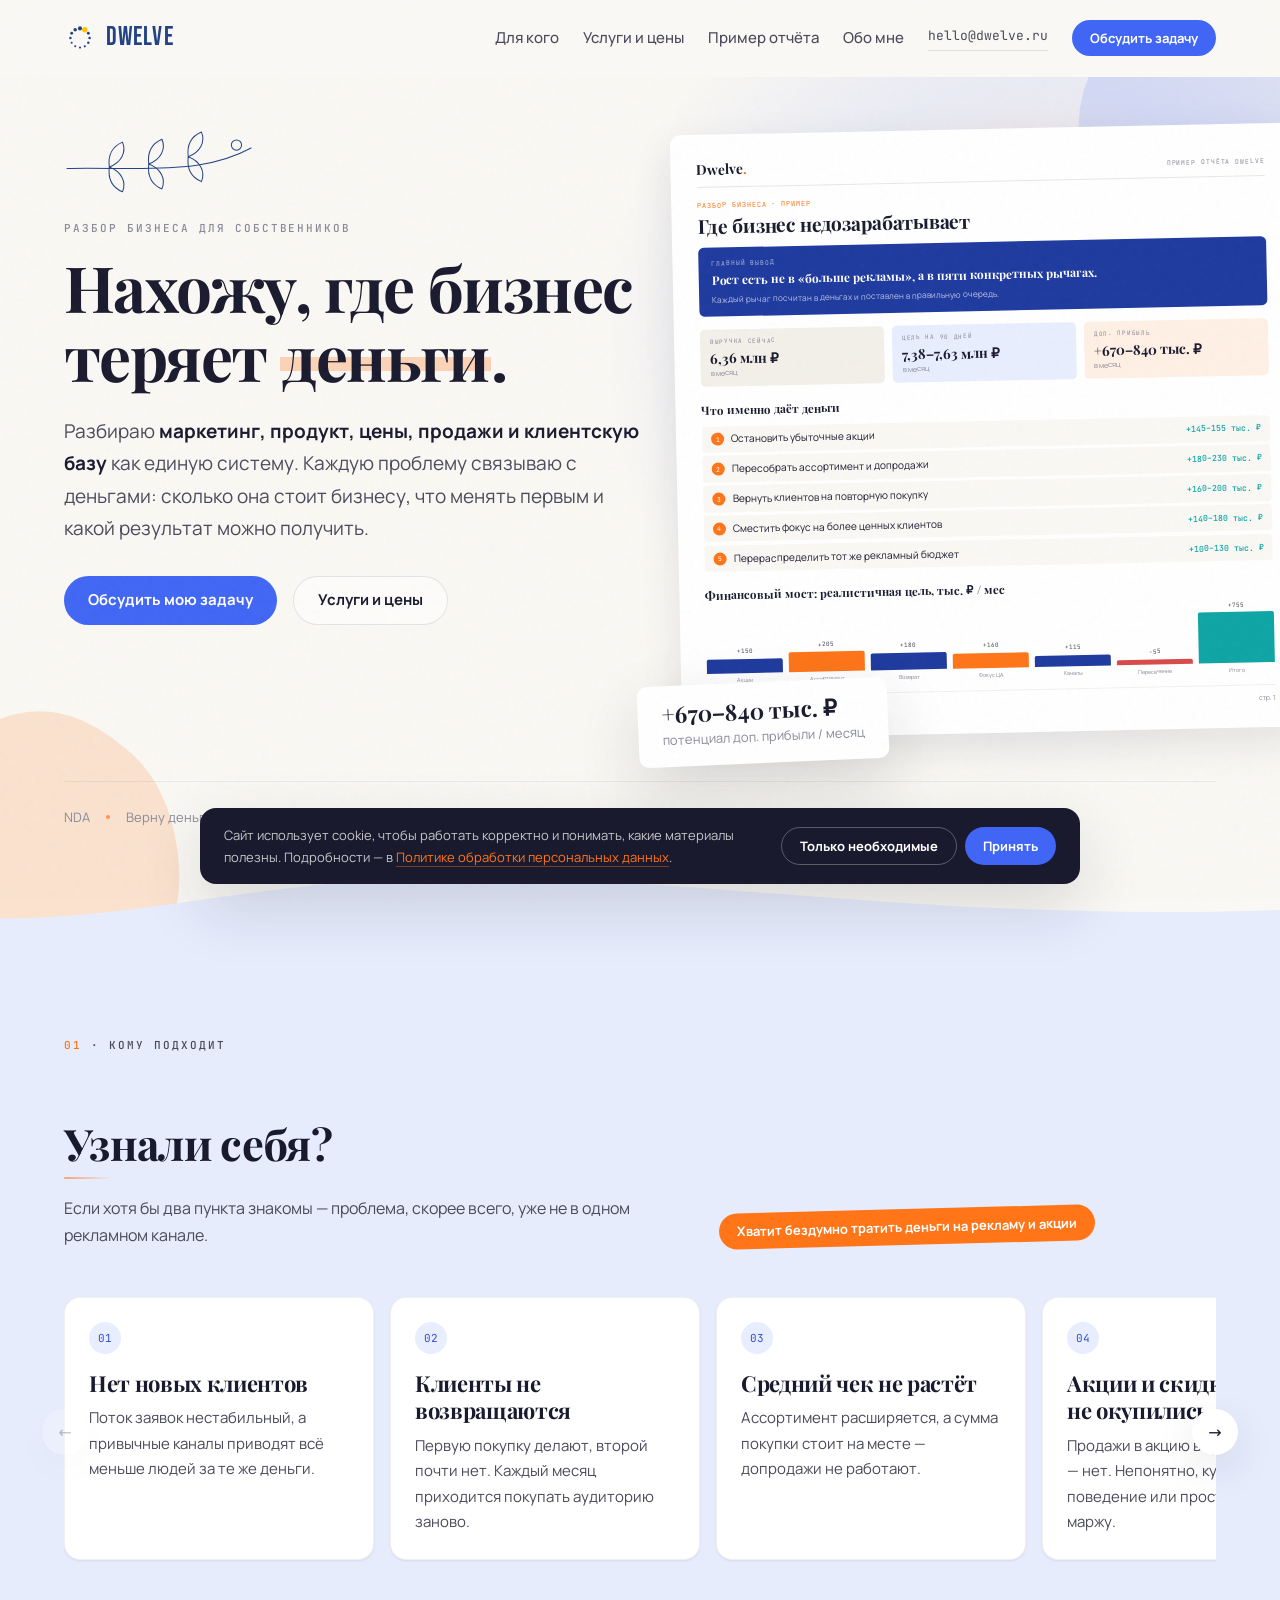
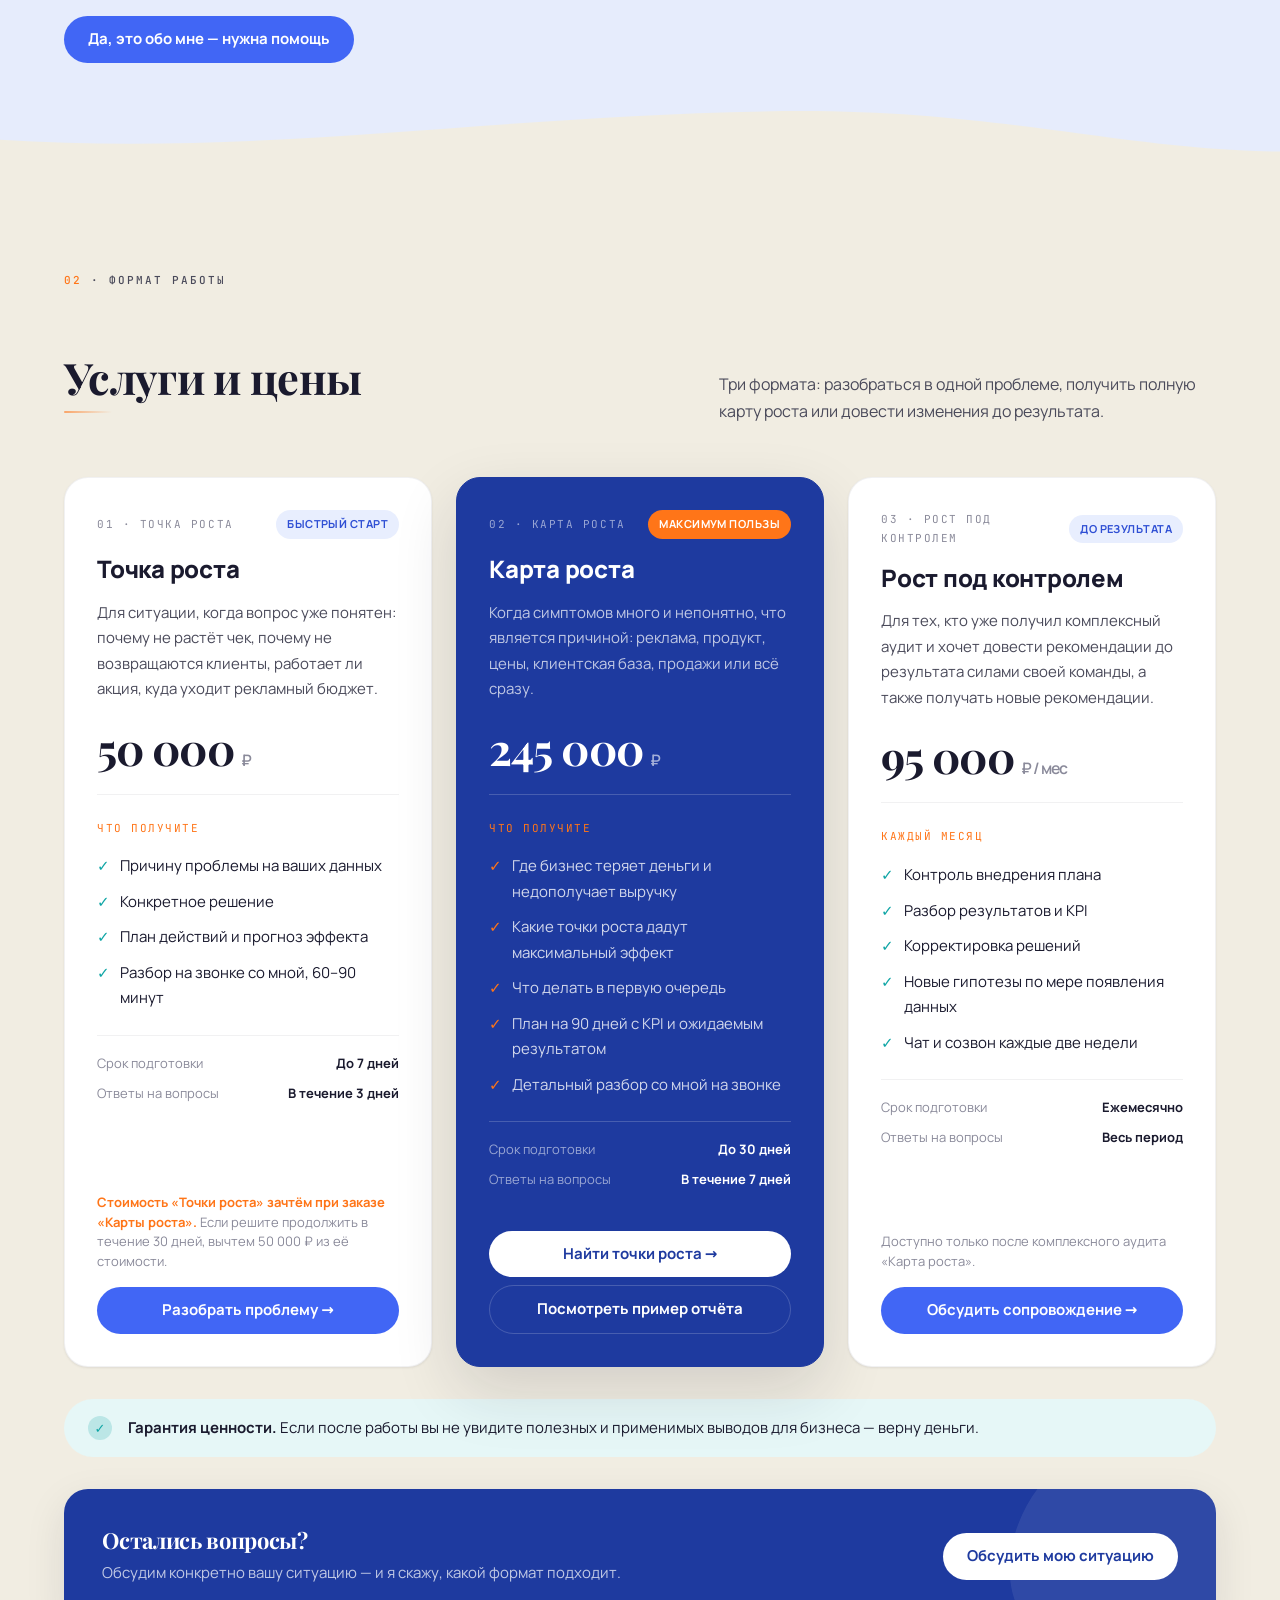
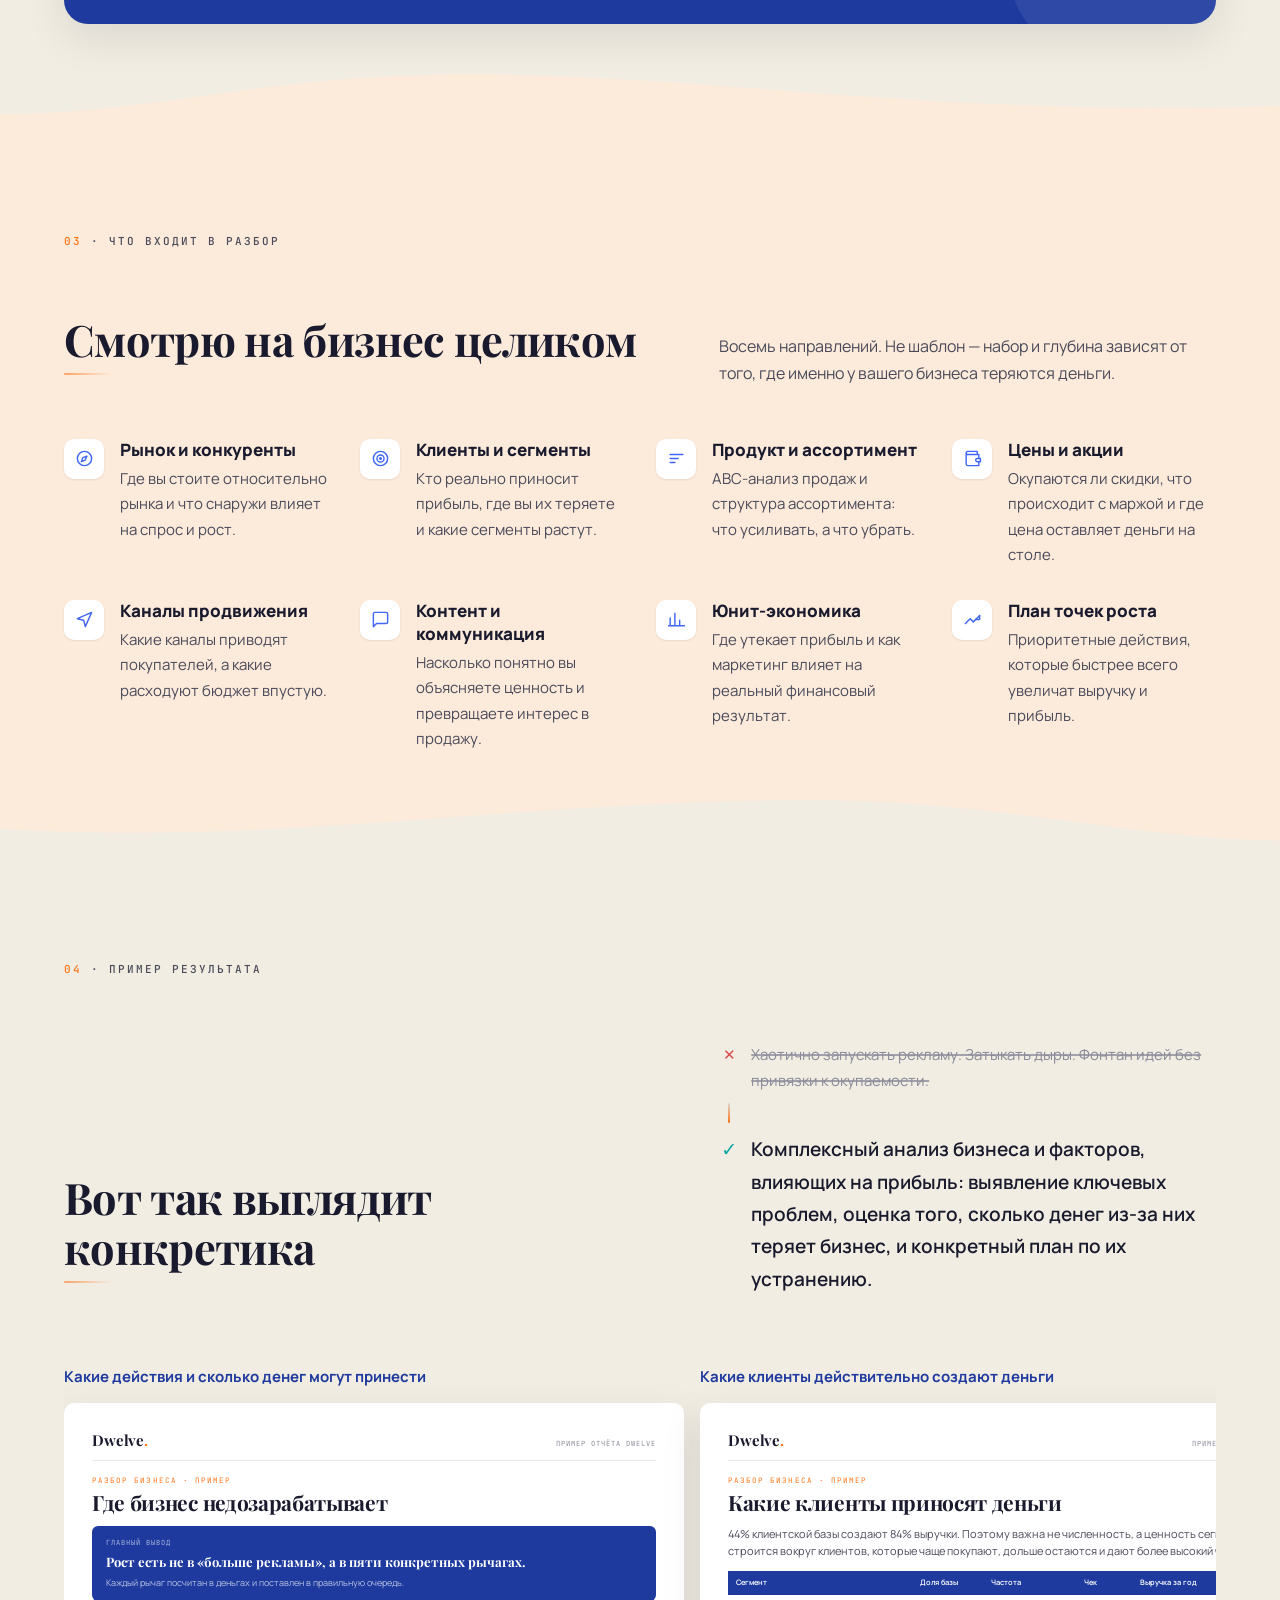
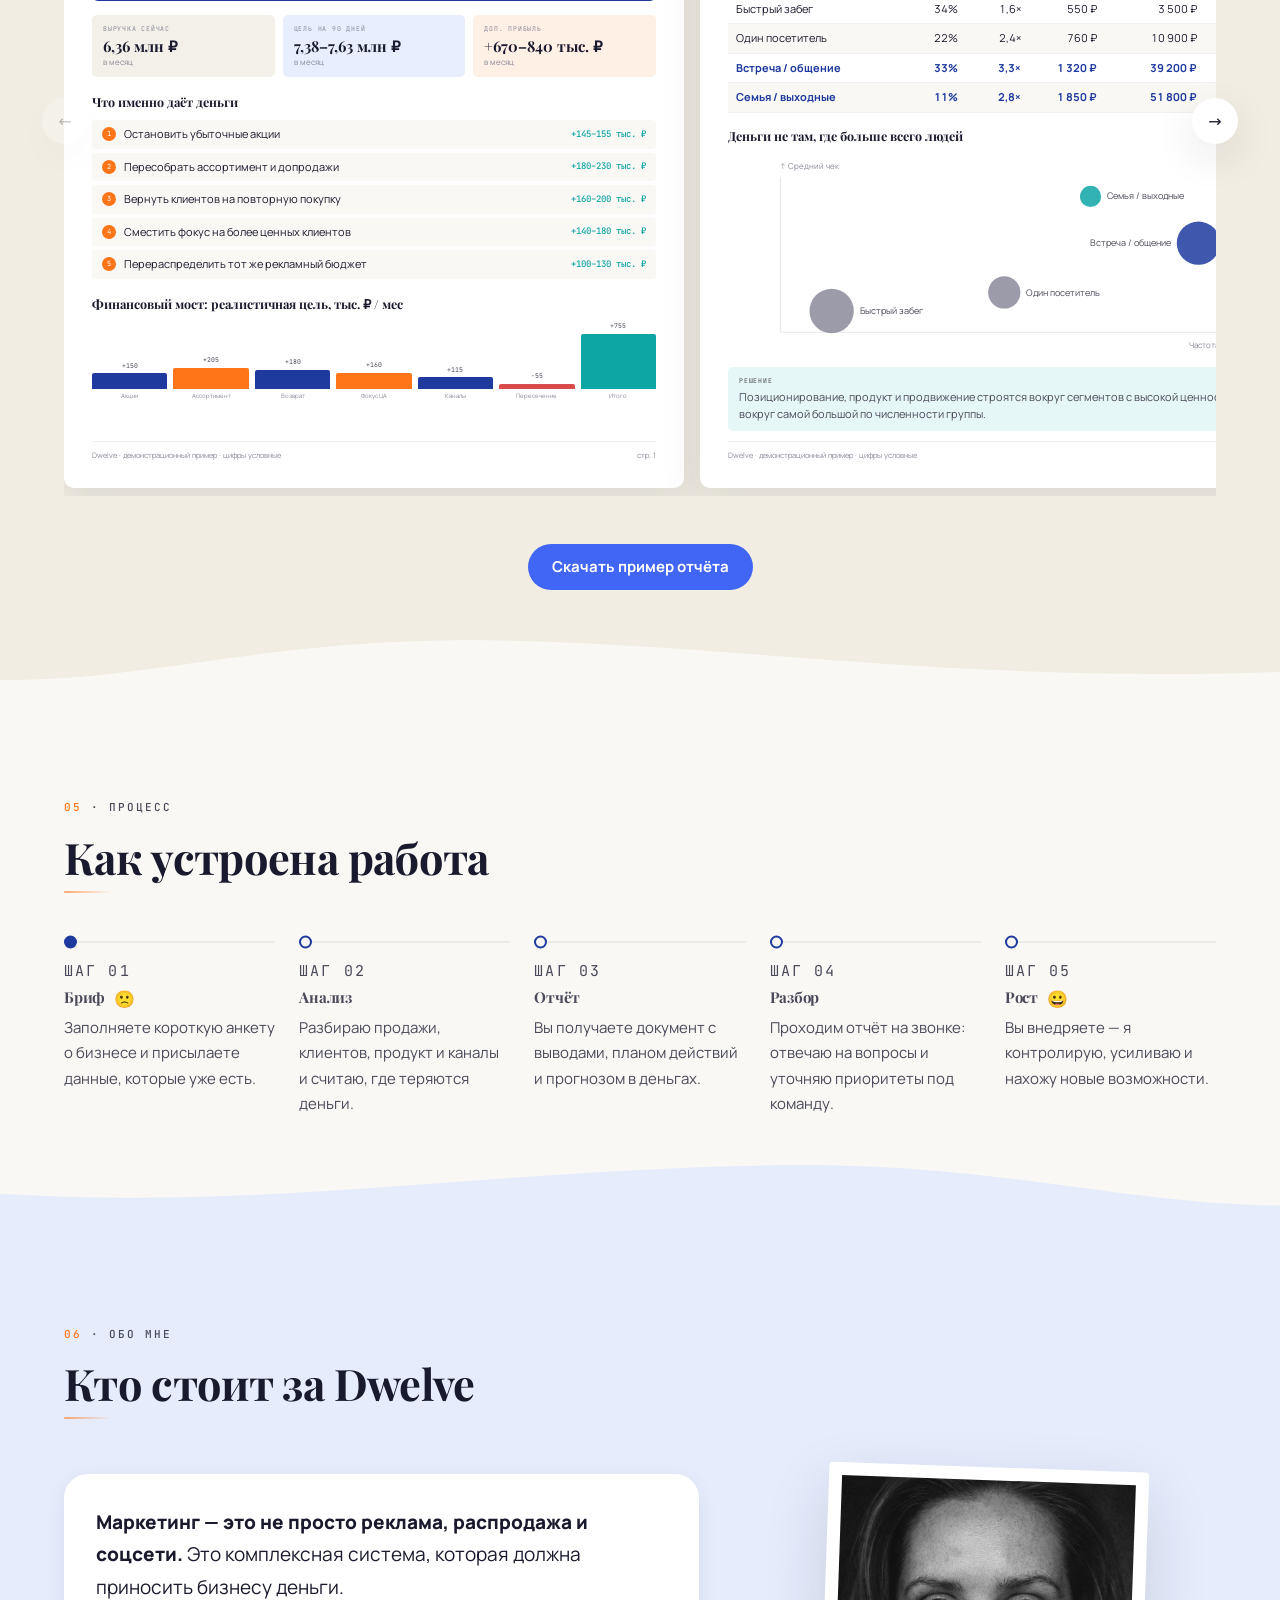
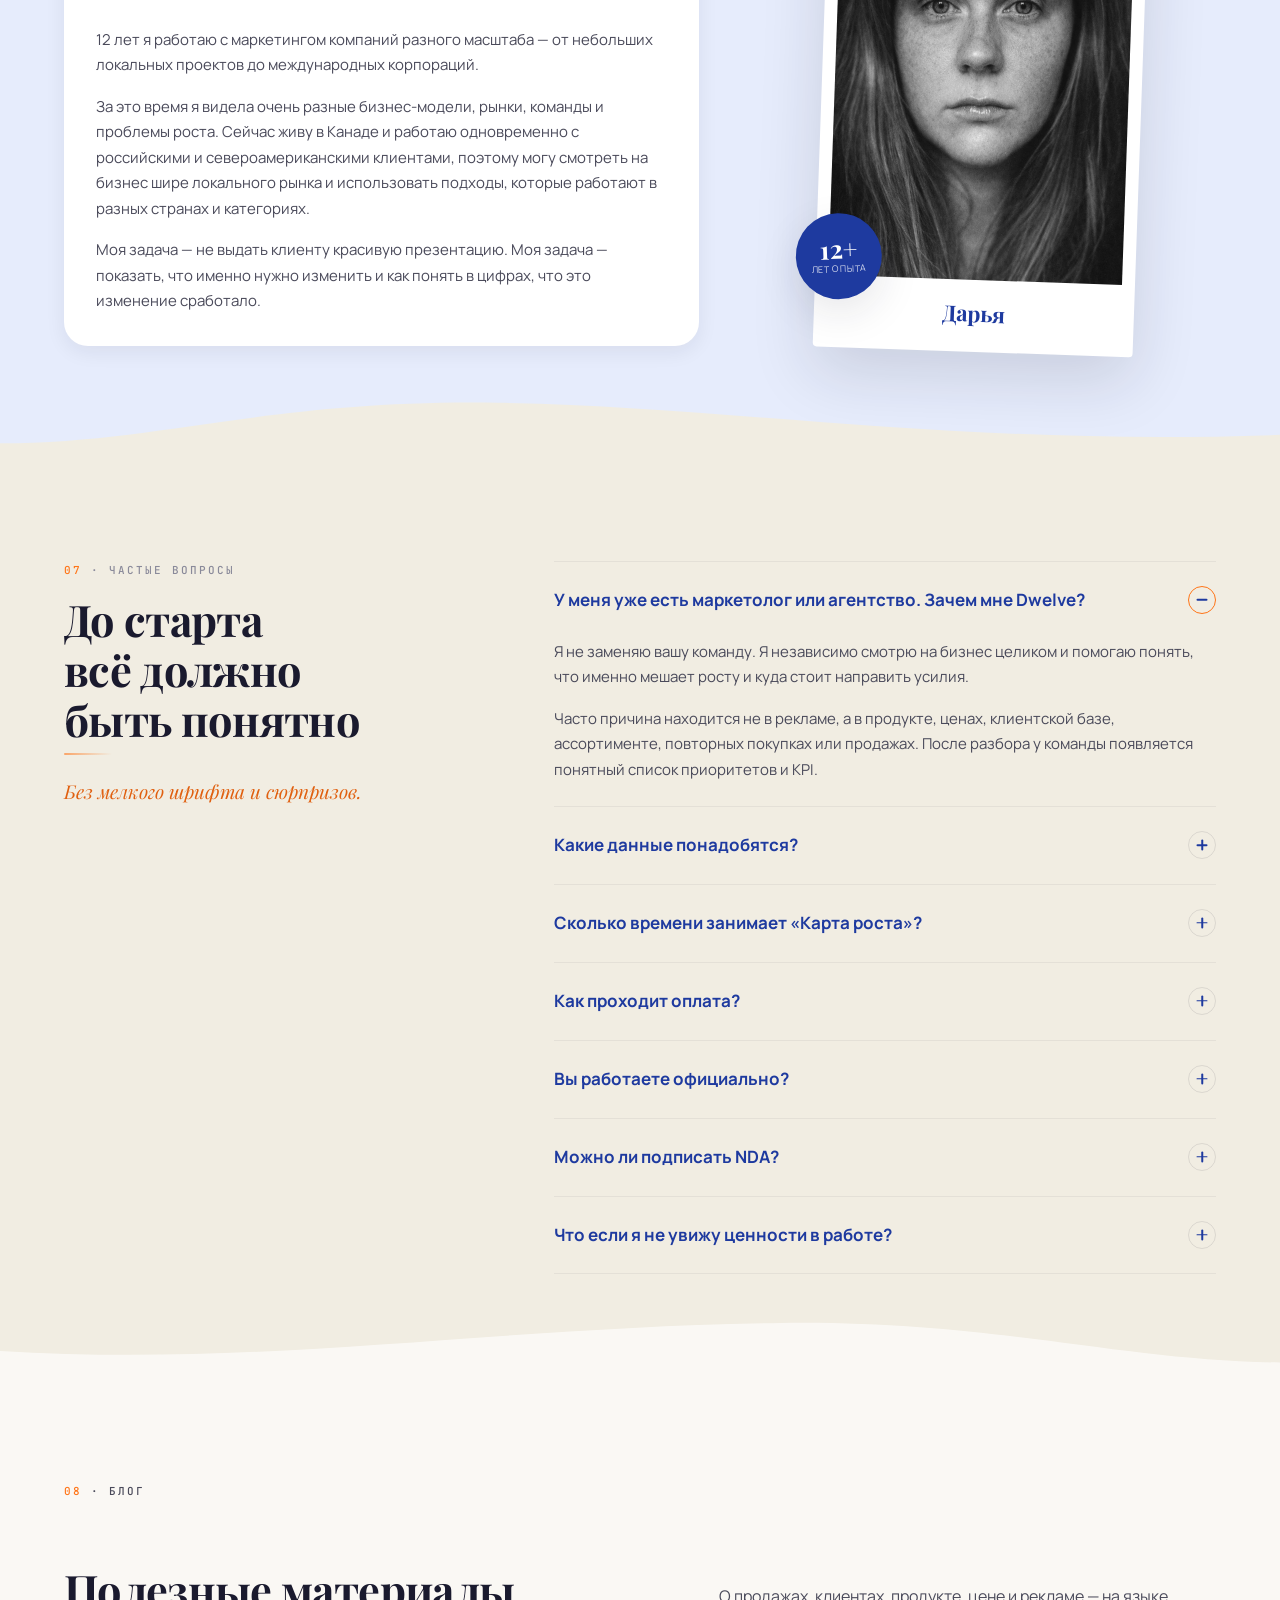
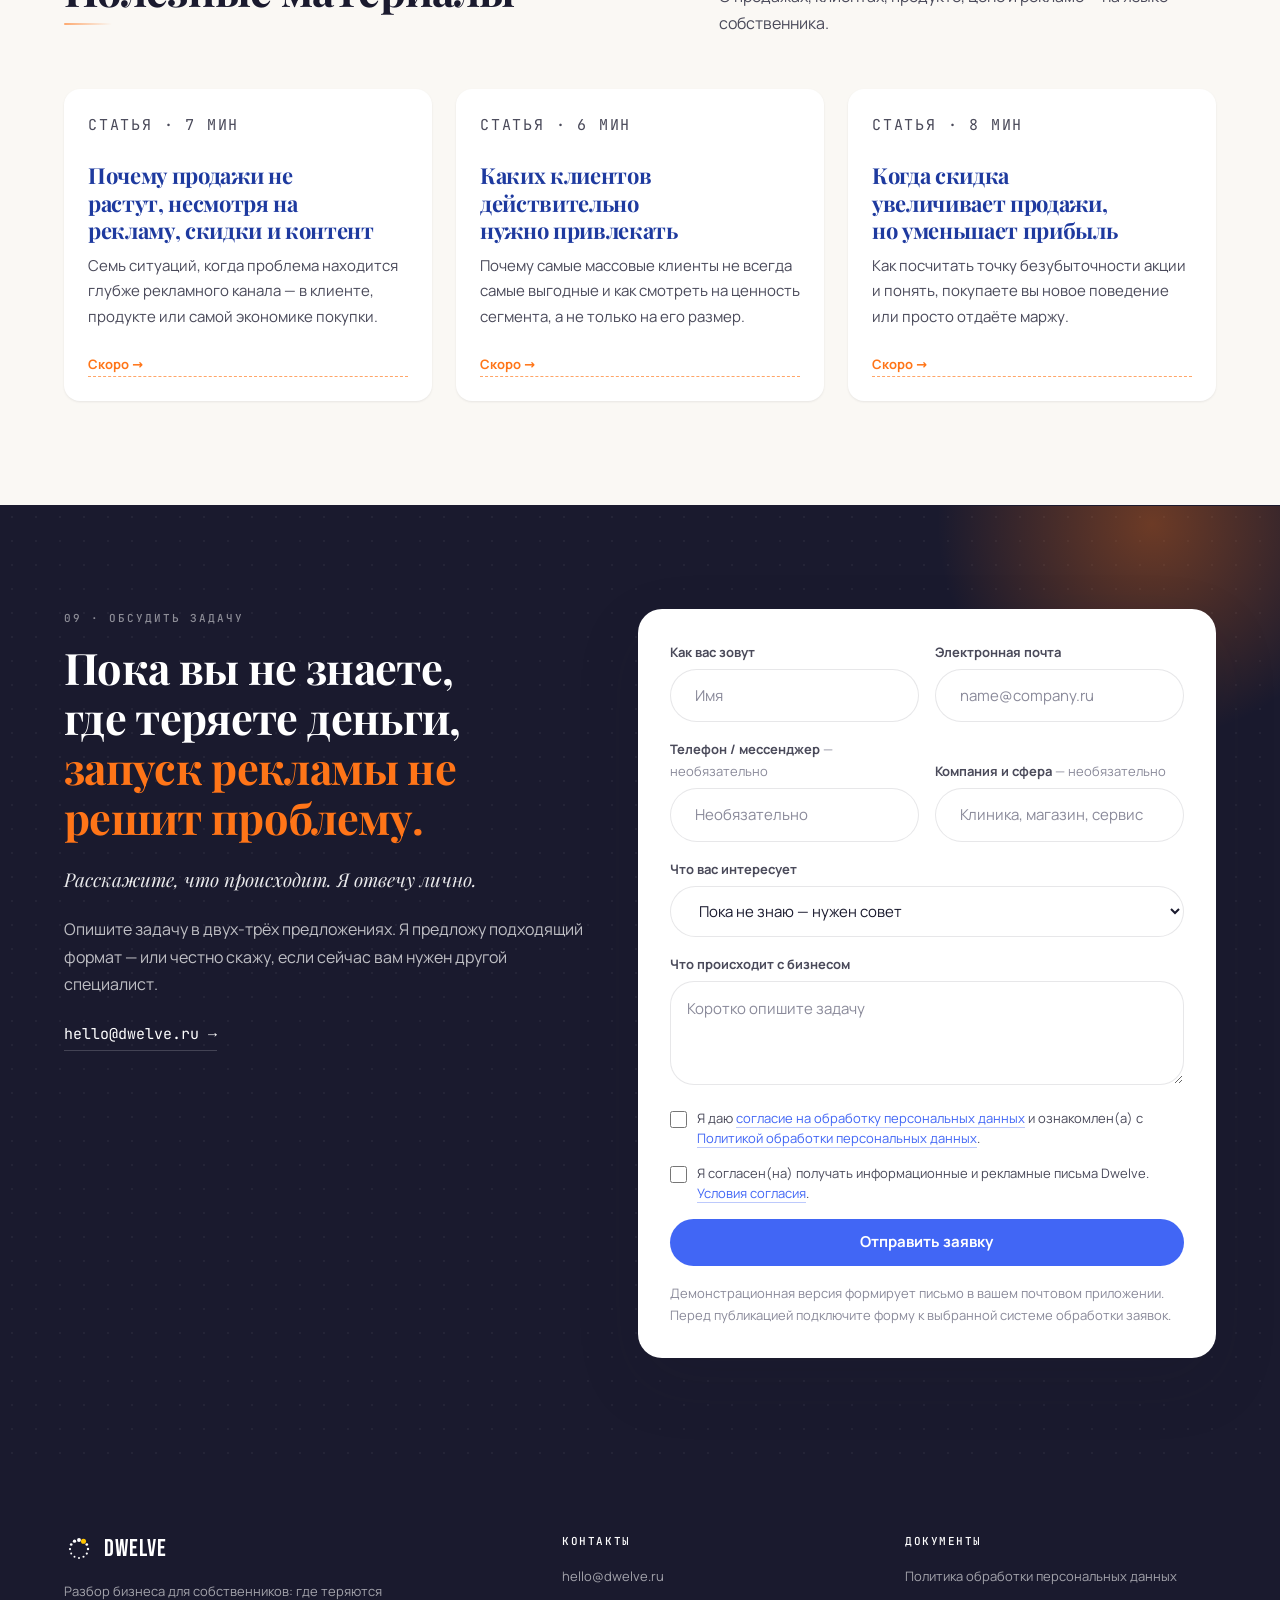
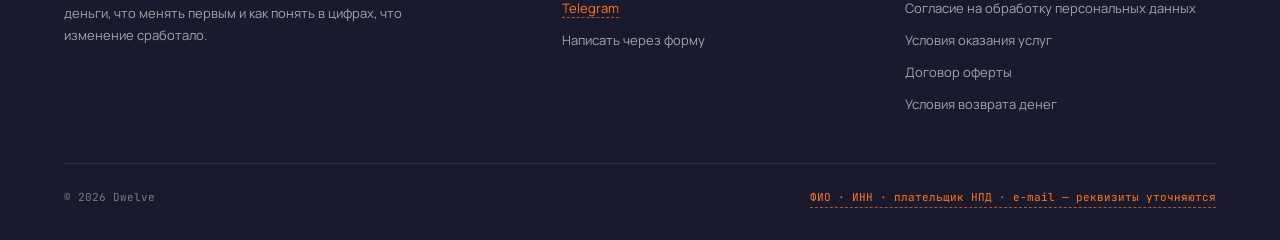
<file: index.html>
<!DOCTYPE html>
<html lang="ru">
<head>
  <meta charset="UTF-8">
  <meta name="viewport" content="width=device-width, initial-scale=1.0">
  <title>Dwelve — нахожу, где бизнес теряет деньги</title>
  <meta name="description" content="Разбор бизнеса для собственников: маркетинг, продукт, цены, продажи и клиентская база как единая система. Отчёт с точками роста, планом на 90 дней и расчётом денежного эффекта. От 50 000 ₽.">
  <meta name="keywords" content="аудит маркетинга, разбор бизнеса, точки роста, маркетинговый консультант, план роста, unit-экономика">
  <link rel="canonical" href="https://dwelve.ru/">

  <meta property="og:site_name" content="Dwelve">
  <meta property="og:title" content="Dwelve — нахожу, где бизнес теряет деньги">
  <meta property="og:description" content="Разбираю маркетинг, продукт, цены, продажи и клиентскую базу как единую систему. Каждую проблему связываю с деньгами.">
  <meta property="og:type" content="website">
  <meta property="og:locale" content="ru_RU">
  <meta property="og:url" content="https://dwelve.ru/">
  <!-- og:image подключается после того, как tools/build-og.mjs отрисует русскую
       карточку в ru/og-image.png. Канадская сверстана на английском. -->
  <link href="fonts/fonts.css" rel="stylesheet">

  <!-- Фавикон — тот же знак, что в шапке: индиго #234386 с медовой точкой. -->
  <link rel="icon" type="image/svg+xml" href="data:image/svg+xml,%3Csvg xmlns='http://www.w3.org/2000/svg' viewBox='0 0 200 200' fill='none'%3E%3Cg transform='translate(100,100)'%3E%3Ccircle cx='0' cy='-60' r='13' fill='%23234386'/%3E%3Ccircle cx='30' cy='-52' r='17' fill='%23FFC400'/%3E%3Ccircle cx='52' cy='-30' r='9' fill='%23234386'/%3E%3Ccircle cx='60' cy='0' r='8' fill='%23234386'/%3E%3Ccircle cx='52' cy='30' r='7.5' fill='%23234386'/%3E%3Ccircle cx='30' cy='52' r='7' fill='%23234386'/%3E%3Ccircle cx='0' cy='60' r='6.5' fill='%23234386'/%3E%3Ccircle cx='-30' cy='52' r='6.5' fill='%23234386'/%3E%3Ccircle cx='-52' cy='30' r='6.5' fill='%23234386'/%3E%3Ccircle cx='-60' cy='0' r='7.5' fill='%23234386'/%3E%3Ccircle cx='-52' cy='-30' r='9' fill='%23234386'/%3E%3Ccircle cx='-30' cy='-52' r='11' fill='%23234386'/%3E%3C/g%3E%3C/svg%3E">

  <script type="application/ld+json">
  {
    "@context": "https://schema.org",
    "@type": "ProfessionalService",
    "name": "Dwelve",
    "description": "Разбор бизнеса для собственников: где бизнес теряет деньги, что менять и какой результат это даст в цифрах",
    "url": "https://dwelve.ru",
    "areaServed": "RU",
    "priceRange": "50000 ₽ - 245000 ₽",
    "inLanguage": "ru",
    "email": "hello@dwelve.ru",
    "founder": { "@type": "Person", "name": "Дарья Подгорная" }
  }
  </script>

  <link rel="stylesheet" href="theme.css">

  <style>
    /* =========================================================================
       КОМПОНЕНТЫ. Токены, типографика, секции без краёв и компонент страницы
       отчёта — в theme.css.
       ========================================================================= */

    /* Зернистая плёнка поверх страницы — общий приём с англоязычной версией. */
    body::before {
      content: '';
      position: fixed; inset: 0; z-index: 1; pointer-events: none;
      background-image: url("data:image/svg+xml,%3Csvg viewBox='0 0 200 200' xmlns='http://www.w3.org/2000/svg'%3E%3Cfilter id='n'%3E%3CfeTurbulence type='fractalNoise' baseFrequency='0.75' numOctaves='4' stitchTiles='stitch'/%3E%3C/filter%3E%3Crect width='100%25' height='100%25' filter='url(%23n)' opacity='0.03'/%3E%3C/svg%3E");
    }

    .container {
      position: relative; z-index: 2;
      width: 100%; max-width: var(--max-width);
      margin: 0 auto; padding: 0 var(--sp-lg);
    }

    /* Компоненты вроде .modal-tabs, .modal и .cookie задают display, и он
       перебивает браузерное [hidden] { display: none }: скрипт ставил hidden,
       а браузер продолжал показывать элемент. Из-за этого в окне «Обсудить
       сопровождение» оставались вкладки оплаты с ценой от прошлого тарифа.
       Одно правило закрывает все такие случаи разом. */
    [hidden] { display: none !important; }

    .sec-head { margin-bottom: var(--sp-2xl); }
    .sec-head .eyebrow { margin-bottom: var(--sp-md); }
    .sec-head h2 { margin-bottom: var(--sp-md); }
    .sec-head p { color: var(--ink-2); }
    .sec--dark .sec-head p { color: rgba(255,255,255,.7); }

    @media (min-width: 900px) {
      .sec-head--split {
        display: grid;
        grid-template-columns: minmax(0, 1.1fr) minmax(0, .9fr);
        gap: var(--sp-2xl);
        align-items: end;
      }
      .sec-head--split .eyebrow { grid-column: 1 / -1; }
      .sec-head--split > *:last-child { padding-bottom: var(--sp-xs); }
    }

    /* ==============================
       КНОПКИ — синий = действие
       ============================== */
    .btn {
      display: inline-flex; align-items: center; justify-content: center;
      gap: var(--sp-sm);
      padding: 14px var(--sp-lg);
      /* Овальные кнопки — как на англоязычной версии. Там задано 32px, но
         браузер обрезает радиус до половины высоты, так что получается тот же
         полный овал; 999px даёт его при любом кегле и не требует пересчёта
         под .btn-sm и кнопки внутри карточек. */
      border-radius: var(--radius-pill);
      font-family: var(--font-body);
      font-size: var(--text-small);
      font-weight: 700;
      line-height: 1.25;
      text-align: center;
      transition: transform var(--dur-fast) var(--ease),
                  background-color var(--dur) var(--ease),
                  border-color var(--dur) var(--ease),
                  color var(--dur) var(--ease),
                  box-shadow var(--dur) var(--ease);
    }
    .btn:active { transform: scale(.975); }
    .btn:disabled { opacity: .5; cursor: not-allowed; }

    .btn-primary { background: var(--blue); color: var(--white); }
    .btn-primary:hover:not(:disabled) { background: var(--blue-hover); box-shadow: 0 8px 24px rgba(65,102,245,.26); }

    .btn-outline { border: 1.5px solid var(--line); color: var(--ink); background: rgba(255,255,255,.5); }
    .btn-outline:hover { border-color: var(--blue); color: var(--blue); }

    .btn-light { background: var(--white); color: var(--blue-deep); }
    .btn-light:hover { background: var(--cream); box-shadow: 0 8px 24px rgba(0,0,0,.2); }

    .btn-ghost-light { border: 1.5px solid var(--line-light); color: var(--white); }
    .btn-ghost-light:hover { border-color: var(--white); background: rgba(255,255,255,.09); }

    .btn-block { width: 100%; }
    .btn-sm { padding: 10px 18px; font-size: var(--text-caption); }

    /* ==============================
       ШАПКА
       ============================== */
    .nav {
      position: sticky; top: 0; z-index: 100;
      background: rgba(250, 248, 244, .86);
      backdrop-filter: blur(14px); -webkit-backdrop-filter: blur(14px);
      border-bottom: 1px solid transparent;
      transition: border-color var(--dur) var(--ease), box-shadow var(--dur) var(--ease);
    }
    .nav.is-scrolled { border-bottom-color: var(--line-soft); box-shadow: var(--shadow-sm); }

    .nav-inner {
      display: flex; align-items: center; gap: var(--sp-lg);
      height: 76px;
      transition: height var(--dur) var(--ease);
    }
    .nav.is-scrolled .nav-inner { height: 62px; }

    /* Логотип один в один с англоязычной версией: Bebas Neue заглавными,
       трекинг 0.043em, индиго и медовая точка. Единственный элемент сайта,
       который живёт не по палитре страницы, — знак должен быть один и тот же
       на обоих доменах. */
    .nav-logo {
      display: flex; align-items: center; gap: 10px;
      font-family: var(--font-logo);
      font-size: 26px; line-height: 1;
      letter-spacing: 0.043em; text-transform: uppercase;
      color: var(--indigo);
      flex: none;
    }
    /* Точки стоят через 30°, поэтому поворот ровно на шаг переставляет медовую
       на соседнее место — кольцо щёлкает на позицию, а не кренится. */
    .nav-logo svg { width: 32px; height: 32px; transition: transform 520ms cubic-bezier(0.22, 1, 0.36, 1); }
    .nav-logo:hover svg,
    .nav-logo:focus-visible svg { transform: rotate(30deg); }

    .nav-links { display: none; align-items: center; gap: var(--sp-lg); margin-left: auto; }
    .nav-links a {
      position: relative;
      font-size: var(--text-small); font-weight: 500; color: var(--ink-2);
      padding: 6px 0;
      transition: color var(--dur) var(--ease);
    }
    .nav-links a::after {
      content: ''; position: absolute; left: 0; bottom: 0; width: 100%; height: 2px;
      background: var(--orange); border-radius: var(--radius-pill);
      transform: scaleX(0); transform-origin: left;
      transition: transform 200ms var(--ease);
    }
    .nav-links a:hover { color: var(--ink); }
    .nav-links a:hover::after { transform: scaleX(1); }

    .nav-mail {
      display: none;
      font-family: var(--font-mono); font-size: var(--text-caption); color: var(--ink-2);
      border-bottom: 1px solid var(--line); padding-bottom: 2px;
      transition: color var(--dur) var(--ease), border-color var(--dur) var(--ease);
    }
    .nav-mail:hover { color: var(--blue); border-color: var(--blue); }
    .nav-cta { display: none; }

    .nav-burger {
      display: flex; flex-direction: column; justify-content: center; gap: 5px;
      width: 44px; height: 44px; padding: 10px; margin-left: auto; margin-right: -10px;
    }
    .nav-burger span {
      display: block; height: 2px; background: var(--ink); border-radius: var(--radius-pill);
      transition: transform var(--dur) var(--ease), opacity var(--dur-fast) var(--ease);
    }
    .nav-burger.is-open span:nth-child(1) { transform: translateY(7px) rotate(45deg); }
    .nav-burger.is-open span:nth-child(2) { opacity: 0; }
    .nav-burger.is-open span:nth-child(3) { transform: translateY(-7px) rotate(-45deg); }

    .nav-overlay {
      position: fixed; inset: 0; z-index: 99; background: rgba(26,26,46,.5);
      opacity: 0; visibility: hidden;
      transition: opacity var(--dur) var(--ease), visibility var(--dur);
    }
    .nav-overlay.is-open { opacity: 1; visibility: visible; }

    .nav-drawer {
      position: fixed; top: 0; right: 0; z-index: 101;
      width: min(330px, 86vw); height: 100dvh;
      padding: var(--sp-xl) var(--sp-lg);
      background: var(--cream);
      box-shadow: var(--shadow-xl);
      display: flex; flex-direction: column; gap: var(--sp-sm);
      transform: translateX(100%); visibility: hidden;
      transition: transform 300ms var(--ease), visibility 300ms;
    }
    .nav-drawer.is-open { transform: none; visibility: visible; }
    .nav-drawer a:not(.btn) {
      padding: var(--sp-md) 0; font-size: 1.0625rem; font-weight: 600;
      border-bottom: 1px solid var(--line-soft);
    }
    .nav-drawer .btn { margin-top: var(--sp-md); }
    .nav-drawer-mail {
      margin-top: auto; font-family: var(--font-mono);
      font-size: var(--text-caption); color: var(--ink-2); border: 0 !important;
    }

    /* ==============================
       ПЕРВЫЙ ЭКРАН
       ============================== */
    /* Первый экран стоит сразу под липкой шапкой, и полный отступ секции
       здесь читается как пустой блок. Специфичность из двух классов нужна,
       чтобы перебить .sec из медиазапроса ниже. */
    .sec.hero { padding: 52px 0 var(--sp-4xl); overflow: hidden; }

    /* start, а не center: документ справа выше левой колонки примерно на 85px,
       и центрирование делило разницу пополам — половина уходила наверх, под
       шапку, где её и видно как пустоту. Теперь обе колонки начинаются с одной
       линии, а весь запас уходит вниз, где стоит клякса. */
    .hero-grid { display: grid; gap: var(--sp-2xl); align-items: start; }
    .hero h1 { margin: var(--sp-md) 0 var(--sp-lg); }

    .hero-sub {
      font-size: var(--text-lead); color: var(--ink-2);
      margin-bottom: var(--sp-xl); max-width: 600px;
    }
    .hero-sub b { color: var(--ink); font-weight: 700; }

    .hero-buttons { display: flex; flex-wrap: wrap; gap: var(--sp-md); }

    .hero-proof {
      display: flex; flex-wrap: wrap; gap: var(--sp-sm) var(--sp-md);
      padding-top: var(--sp-lg);
      border-top: 1px solid var(--line-soft);
      font-size: var(--text-caption); color: var(--ink-3);
    }
    .hero-proof li { display: flex; align-items: center; gap: var(--sp-md); }
    .hero-proof li:not(:last-child)::after {
      content: ''; width: 4px; height: 4px; border-radius: 50%;
      background: var(--orange); opacity: .7;
    }

    /* --- Декор первого экрана ---
       Левая колонка ниже документа примерно на 200px, и выравнивание по
       центру делило разницу на две пустоты по ~99px — сверху и снизу.
       Ветка стоит в потоке и забирает верхнюю; клякса уходит за левый край
       и закрывает нижнюю. Поэтому ветка НЕ абсолют: абсолютная не изменила
       бы высоту колонки, и пустота осталась бы на месте. */
    .hero-branch {
      width: 190px; height: auto;
      margin-bottom: var(--sp-lg);
      color: var(--indigo);
      opacity: .45;
      transform: rotate(-6deg);
      transform-origin: left center;
    }

    .hero-blob {
      position: absolute; z-index: 0;
      pointer-events: none;
      height: auto;
    }
    /* Заливка сплошная, приглушение — прозрачностью самой фигуры: так один
       и тот же тон палитры даёт мягкое пятно и не спорит с текстом.
       Ширина привязана к вьюпорту: фиксированные 400px на телефоне
       занимали четверть экрана и читались как плашка, а не как фон. */
    .hero-blob--orange { bottom: -16%; left: -13%; width: min(400px, 62vw); opacity: .16; }
    .hero-blob--blue   { top: -20%; right: -14%; width: min(440px, 60vw); opacity: .13; }

    .hero-doc { position: relative; display: none; }
    /* Свечение и документ стакаются внутри .hero-doc, а не через z-index: -1:
       секция теперь собственный контекст наложения, и отрицательный индекс
       увёл бы свечение под её же фон. */
    .hero-doc .doc-page { --doc-scale: .92; transform: rotate(-1.2deg); position: relative; z-index: 1; }
    .hero-doc::before {
      content: ''; position: absolute; z-index: 0;
      inset: -14% -18% -10% -12%;
      background: radial-gradient(circle at 60% 40%, rgba(255,117,24,.15) 0%, rgba(65,102,245,.09) 42%, transparent 70%);
    }

    /* Бейдж свешивается с нижнего угла: любое положение внутри страницы
       закрывает содержательный блок, ради которого документ и показан. */
    /* z-index обязателен: у .doc-page он равен 1, и без него плашка
       уходит под документ. */
    .hero-badge {
      position: absolute; z-index: 2; bottom: -5%; left: -7%;
      background: var(--white); border-radius: var(--radius-md);
      box-shadow: var(--shadow-xl);
      padding: var(--sp-md) var(--sp-lg);
      transform: rotate(-2.5deg);
    }
    .hero-badge-v {
      font-family: var(--font-display); font-weight: 700; font-size: 1.4rem;
      line-height: 1.1; white-space: nowrap;
    }
    .hero-badge-l { font-size: var(--text-caption); color: var(--ink-3); margin-top: 2px; }

    /* ==============================
       01 — КОМУ ПОДХОДИТ
       ============================== */
    .stamp {
      display: inline-block;
      background: var(--orange); color: var(--white);
      font-size: var(--text-caption); font-weight: 700;
      line-height: 1.4; padding: 9px 18px;
      border-radius: var(--radius-pill);
      transform: rotate(-1.5deg);
    }

    /* Одна механика карусели на два блока: горизонтальный скролл со snap
       плюс кнопки. На узком экране кнопки прячутся — там пальцем. */
    .rail-wrap { position: relative; }
    .rail {
      display: flex; gap: var(--sp-md);
      overflow-x: auto; scroll-snap-type: x mandatory; scroll-behavior: smooth;
      padding-bottom: var(--sp-sm);
      scrollbar-width: none;
    }
    .rail::-webkit-scrollbar { display: none; }
    .rail > * { scroll-snap-align: start; flex: none; }

    .rail-btn {
      position: absolute; top: 50%; z-index: 5;
      width: 46px; height: 46px; border-radius: 50%;
      display: none; place-items: center;
      background: var(--white); color: var(--ink);
      box-shadow: var(--shadow-lg);
      transform: translateY(-50%);
      transition: background-color var(--dur) var(--ease), color var(--dur) var(--ease), opacity var(--dur) var(--ease);
    }
    .rail-btn:hover { background: var(--blue); color: var(--white); }
    .rail-btn[disabled] { opacity: .25; cursor: default; }
    .rail-btn[disabled]:hover { background: var(--white); color: var(--ink); }
    .rail-btn--prev { left: -22px; }
    .rail-btn--next { right: -22px; }
    @media (min-width: 900px) { .rail-btn { display: grid; } }

    .pain {
      width: min(310px, 78vw);
      background: var(--white);
      border: 1px solid var(--line-soft);
      border-radius: var(--radius-lg);
      padding: var(--sp-lg);
      box-shadow: var(--shadow-sm);
      transition: transform var(--dur) var(--ease), box-shadow var(--dur) var(--ease);
    }
    .pain:hover { transform: translateY(-4px); box-shadow: var(--shadow-md); }
    .pain-n {
      display: inline-grid; place-items: center;
      width: 32px; height: 32px; border-radius: 50%;
      background: var(--blue-pale); color: var(--blue-dark);
      font-family: var(--font-mono); font-size: var(--text-micro);
      margin-bottom: var(--sp-md);
    }
    .pain h3 { margin-bottom: var(--sp-sm); }
    .pain p { font-size: var(--text-small); color: var(--ink-2); }

    .block-cta { margin-top: var(--sp-2xl); }
    .block-cta--center { text-align: center; }

    /* ==============================
       02 — УСЛУГИ И ЦЕНЫ
       ============================== */
    .tiers { display: grid; gap: var(--sp-lg); align-items: stretch; }

    .tier {
      display: flex; flex-direction: column;
      background: var(--white);
      border: 1px solid var(--line-soft);
      border-radius: var(--radius-xl);
      padding: var(--sp-xl);
      box-shadow: var(--shadow-sm);
    }
    .tier--featured {
      background: var(--blue-deep);
      color: rgba(255,255,255,.8);
      border-color: var(--blue-deep);
      box-shadow: var(--shadow-xl);
    }

    .tier-top { display: flex; align-items: center; justify-content: space-between; gap: var(--sp-md); margin-bottom: var(--sp-md); }
    .tier-idx { font-family: var(--font-mono); font-size: var(--text-micro); letter-spacing: .14em; text-transform: uppercase; color: var(--ink-3); }
    .tier--featured .tier-idx { color: rgba(255,255,255,.55); }

    .tier-tag {
      font-size: var(--text-micro); font-weight: 700;
      letter-spacing: .04em; text-transform: uppercase;
      padding: 5px 11px; border-radius: var(--radius-pill);
      background: var(--blue-pale); color: var(--blue-dark);
      white-space: nowrap;
    }
    .tier--featured .tier-tag { background: var(--orange); color: var(--white); }

    /* Название тарифа — гротеском, как на англоязычной версии: антиква
       на этом кегле спорит с ценой, которая тоже серифная. */
    .tier-name {
      font-family: var(--font-body);
      font-size: 1.5rem; font-weight: 800; line-height: 1.2;
      letter-spacing: -0.01em;
      margin-bottom: var(--sp-md);
    }
    .tier--featured .tier-name { color: var(--white); }

    .tier-for { font-size: var(--text-small); color: var(--ink-2); margin-bottom: var(--sp-lg); }
    .tier--featured .tier-for { color: rgba(255,255,255,.72); }

    .tier-price {
      display: flex; align-items: baseline; gap: 7px; flex-wrap: wrap;
      font-family: var(--font-display); font-weight: 700;
      font-size: clamp(2rem, 1.5rem + 1.9vw, 2.75rem);
      line-height: 1; font-variant-numeric: tabular-nums;
      letter-spacing: -0.02em;
      margin-bottom: var(--sp-lg);
      padding-bottom: var(--sp-lg);
      border-bottom: 1px solid var(--line-soft);
    }
    .tier--featured .tier-price { color: var(--white); border-bottom-color: var(--line-light); }
    .tier-price-cur { font-family: var(--font-body); font-size: .36em; font-weight: 600; color: var(--ink-3); }
    .tier--featured .tier-price-cur { color: rgba(255,255,255,.6); }

    .tier-list-label {
      font-family: var(--font-mono); font-size: var(--text-micro);
      letter-spacing: .14em; text-transform: uppercase;
      color: var(--orange); margin-bottom: var(--sp-md);
    }

    .tier-list { display: grid; gap: 10px; margin-bottom: var(--sp-lg); }
    .tier-list li { display: flex; gap: 10px; font-size: var(--text-small); }
    .tier-list li::before { content: '✓'; color: var(--teal); font-weight: 800; flex: none; }
    .tier--featured .tier-list li::before { color: var(--orange); }

    .tier-facts {
      display: grid; gap: 8px;
      padding: var(--sp-md) 0; margin-bottom: var(--sp-lg);
      border-top: 1px solid var(--line-soft);
      font-size: var(--text-caption);
    }
    .tier--featured .tier-facts { border-top-color: var(--line-light); }
    .tier-fact { display: flex; justify-content: space-between; gap: var(--sp-md); }
    .tier-fact dt { color: var(--ink-3); }
    .tier--featured .tier-fact dt { color: rgba(255,255,255,.55); }
    .tier-fact dd { font-weight: 700; text-align: right; }
    .tier--featured .tier-fact dd { color: var(--white); }

    /* Сноска перед кнопкой — так кнопка везде последняя и три карточки
       заканчиваются одинаково. Свободное место забирает сноска, поэтому
       у идущих за ней действий авто-отступ снимается: два auto поделили бы
       промежуток пополам и увели сноску в середину. */
    .tier-note {
      font-size: var(--text-caption); color: var(--ink-3);
      margin-top: auto; padding-top: var(--sp-md); margin-bottom: var(--sp-md);
      line-height: 1.5;
    }
    .tier--featured .tier-note { color: rgba(255,255,255,.6); }
    .tier-note b { color: var(--orange); font-weight: 700; }

    .tier-actions { margin-top: auto; display: grid; gap: var(--sp-sm); }
    .tier-note + .tier-actions { margin-top: 0; }

    .guarantee {
      display: flex; align-items: center; gap: var(--sp-md); flex-wrap: wrap;
      margin-top: var(--sp-xl);
      padding: var(--sp-md) var(--sp-lg);
      background: var(--teal-pale);
      border-radius: var(--radius-pill);
      font-size: var(--text-small);
    }
    .guarantee-mark {
      flex: none; width: 24px; height: 24px; border-radius: 50%;
      background: rgba(14,165,165,.2); color: var(--teal);
      display: grid; place-items: center; font-weight: 800; font-size: 13px;
    }
    .guarantee p { max-width: none; }

    /* Намеренно заметный блок. Часть покупателей не оформит заказ, пока не
       поговорит с человеком, и тонкая строка с текстом эту роль не тянула —
       её просто не замечали. Тот же тёмно-синий, что у выделенного тарифа:
       поверхность повторяется, а не изобретается новая. */
    .after-block {
      position: relative; overflow: hidden;
      display: flex; align-items: center; justify-content: space-between;
      flex-wrap: wrap; gap: var(--sp-lg) var(--sp-xl);
      margin-top: var(--sp-xl);
      padding: clamp(24px, 3vw, 40px);
      background: var(--blue-deep);
      color: rgba(255,255,255,.78);
      border-radius: var(--radius-xl);
      box-shadow: var(--shadow-lg);
    }
    /* Без :not() абсолютная клякса становится flex-элементом и встаёт
       в середину панели. */
    .after-block > *:not(.after-blob) { position: relative; z-index: 1; }
    /* Белый блик, а не оранжевая клякса: оранжевый поверх тёмно-синего даёт
       грязный лиловый. Фигура заходит за правый край, иначе виден не
       органический контур, а кусок круга. */
    .after-blob {
      position: absolute; z-index: 0; pointer-events: none;
      top: -62%; right: -5%; width: min(300px, 58%); opacity: .08;
    }
    .after-block h3 { color: var(--white); margin-bottom: 6px; }
    .after-block p { font-size: var(--text-small); color: rgba(255,255,255,.72); max-width: 52ch; }

    /* ==============================
       03 — ЧТО РАЗБИРАЮ
       ============================== */
    .topics { display: grid; gap: var(--sp-lg); }
    .topic { display: flex; gap: var(--sp-md); }
    .topic-ico {
      flex: none; width: 40px; height: 40px; border-radius: var(--radius-md);
      background: var(--white); color: var(--blue);
      display: grid; place-items: center;
      box-shadow: var(--shadow-sm);
    }
    .topic-ico svg { width: 19px; height: 19px; }
    .topic h4 { margin-bottom: 4px; }
    .topic p { font-size: var(--text-small); color: var(--ink-2); }

    /* ==============================
       04 — ПРИМЕР РЕЗУЛЬТАТА
       ============================== */
    /* Мысль «вместо этого — вот это» была набрана коралловым по розовому и
       вдобавок зачёркнута: три помехи чтению разом, и главная половина —
       вторая — терялась. Теперь зачёркнутая строка нейтральная и читаемая,
       а вес отдан тому, ради чего блок и существует. */
    .swap { max-width: var(--max-text); }
    .swap-row { display: flex; gap: 12px; }
    .swap-mark { flex: none; width: 20px; text-align: center; font-weight: 800; }

    /* Селекторы из двух классов — иначе .sec-head p перебивает цвет
       по специфичности и обе половины оказываются одного тона. */
    .swap .swap-no { font-size: var(--text-small); color: var(--ink-3); }
    .swap-no .swap-mark { color: var(--coral); }
    .swap-no s {
      text-decoration-color: rgba(138, 138, 154, .75);
      text-decoration-thickness: 1.5px;
    }

    .swap-arrow {
      display: block; width: 2px; height: 20px;
      margin: 10px 0 10px 9px;
      border-radius: 2px;
      background: linear-gradient(var(--line), var(--orange));
    }

    .swap .swap-yes {
      font-size: var(--text-lead); font-weight: 600; color: var(--ink);
    }
    .swap-yes .swap-mark { color: var(--teal); }

    /* Все три страницы одной высоты: раньше карточки в карусели были разного
       размера и она выглядела разнокалиберной. Слайд растягивается, страница
       занимает его целиком, а колонтитул прижимается к низу. */
    .doc-rail { align-items: stretch; }
    .doc-rail > li { display: flex; flex-direction: column; }
    .doc-rail .doc-page {
      --doc-scale: 1; width: min(620px, 88vw);
      flex: 1; display: flex; flex-direction: column;
    }
    .doc-rail .doc-foot { margin-top: auto; }
    .doc-scatter { width: 100%; height: auto; }
    /* Подпись над страницей, а не под ней: страницы разной высоты, снизу
       подписи вставали бы вразнобой. */
    /* Подпись занимает две строки при любой длине, а текст прижат к низу.
       Слайды растягиваются по самому высокому, поэтому подпись из одной
       строки отдавала бы своей карточке лишние 25px — на узком экране
       страницы снова оказывались разной высоты. */
    .doc-slide-cap {
      width: min(620px, 88vw);
      min-height: 2.7em;
      display: flex; align-items: flex-end;
      margin-bottom: var(--sp-md);
      font-size: var(--text-small); font-weight: 700; color: var(--blue-deep);
      line-height: 1.35;
    }

    /* ==============================
       05 — ПРОЦЕСС
       ============================== */
    .steps { display: grid; gap: var(--sp-xl); }
    .step-dot { position: relative; height: 2px; background: var(--line-soft); margin-bottom: var(--sp-md); }
    .step-dot::before {
      content: ''; position: absolute; left: 0; top: 50%;
      width: 13px; height: 13px; border-radius: 50%;
      border: 2px solid var(--blue-deep); background: var(--cream);
      transform: translateY(-50%);
    }
    .step:first-child .step-dot::before { background: var(--blue-deep); }
    .step-n {
      font-family: var(--font-mono); font-size: var(--text-micro);
      letter-spacing: .14em; text-transform: uppercase;
      color: var(--orange); margin-bottom: 5px;
    }
    .step-name {
      display: flex; align-items: center; gap: 9px;
      font-family: var(--font-display); font-weight: 700; font-size: 1.375rem;
      line-height: 1.15; letter-spacing: -0.015em;
      color: var(--blue-deep); margin-bottom: var(--sp-sm);
    }
    /* Эмодзи задают дугу «до → после»: первый шаг и последний. Кегль ниже
       имени — иначе смайлик перетягивает на себя строку. */
    .step-face { font-size: 1.05rem; line-height: 1; }
    .step p { font-size: var(--text-small); color: var(--ink-2); }

    /* ==============================
       06 — ОБО МНЕ
       ============================== */
    .about-grid { display: grid; gap: var(--sp-2xl); align-items: center; }
    .about-card {
      background: var(--white);
      border-radius: var(--radius-xl);
      padding: var(--sp-xl);
      box-shadow: var(--shadow-md);
    }
    .about-lead { font-size: var(--text-lead); margin-bottom: var(--sp-lg); }
    .about-lead b { font-weight: 800; }
    .about-card p:not(.about-lead) { font-size: var(--text-small); color: var(--ink-2); margin-bottom: var(--sp-md); }
    .about-card p:last-child { margin-bottom: 0; }

    .polaroid {
      position: relative;
      width: min(320px, 80vw); margin: 0 auto;
      background: var(--white);
      padding: 13px 13px 0;
      border-radius: 4px;
      box-shadow: var(--shadow-xl);
      transform: rotate(2deg);
    }
    .polaroid img {
      width: 100%; aspect-ratio: 4/5; object-fit: cover;
      filter: grayscale(1) contrast(1.05);
    }
    .polaroid-cap {
      font-family: var(--font-display); font-weight: 700; font-size: 1.375rem;
      color: var(--blue-deep); text-align: center; padding: 15px 0 20px;
    }
    .polaroid-badge {
      position: absolute; left: -20px; bottom: 48px;
      width: 86px; height: 86px; border-radius: 50%;
      background: var(--blue-deep); color: var(--white);
      display: grid; place-content: center; text-align: center;
      transform: rotate(-4deg);
      box-shadow: var(--shadow-lg);
    }
    .polaroid-badge b { font-family: var(--font-display); font-size: 1.6rem; line-height: 1; }
    .polaroid-badge span { font-size: 9px; letter-spacing: .08em; text-transform: uppercase; opacity: .8; }

    /* ==============================
       07 — FAQ
       ============================== */
    .faq-grid { display: grid; gap: var(--sp-2xl); }
    .faq-list { border-top: 1px solid var(--line-soft); }
    .faq-item { border-bottom: 1px solid var(--line-soft); }
    .faq-q {
      display: flex; align-items: flex-start; justify-content: space-between;
      gap: var(--sp-lg); width: 100%; text-align: left;
      padding: var(--sp-lg) 0;
      font-size: 1.0625rem; font-weight: 700; color: var(--blue-deep);
      transition: color var(--dur) var(--ease);
    }
    .faq-q:hover { color: var(--orange-dark); }
    .faq-icon {
      position: relative; flex: none;
      width: 28px; height: 28px; border-radius: 50%;
      border: 1.5px solid var(--line);
      transition: transform 300ms var(--ease-io), border-color var(--dur) var(--ease);
    }
    .faq-icon::before, .faq-icon::after {
      content: ''; position: absolute; top: 50%; left: 50%;
      background: var(--blue-deep); border-radius: 2px;
      transform: translate(-50%, -50%);
    }
    .faq-icon::before { width: 11px; height: 1.5px; }
    .faq-icon::after { width: 1.5px; height: 11px; transition: opacity var(--dur) var(--ease); }
    .faq-item.is-open .faq-icon { transform: rotate(180deg); border-color: var(--orange); }
    .faq-item.is-open .faq-icon::after { opacity: 0; }

    .faq-a {
      display: grid; grid-template-rows: 0fr; opacity: 0;
      transition: grid-template-rows 250ms var(--ease-io), opacity 200ms var(--ease-io);
    }
    .faq-item.is-open .faq-a {
      grid-template-rows: 1fr; opacity: 1;
      transition: grid-template-rows 300ms var(--ease-io), opacity 300ms var(--ease-io) 80ms;
    }
    .faq-a-inner { overflow: hidden; }
    .faq-a-inner > div { padding-bottom: var(--sp-lg); }
    .faq-a-inner p { font-size: var(--text-small); color: var(--ink-2); }
    .faq-a-inner p + p { margin-top: var(--sp-md); }

    /* ==============================
       08 — БЛОГ
       ============================== */
    .posts { display: grid; gap: var(--sp-lg); }
    .post {
      display: flex; flex-direction: column;
      background: var(--white); border-radius: var(--radius-lg);
      padding: var(--sp-lg);
      box-shadow: var(--shadow-sm);
      transition: transform var(--dur) var(--ease), box-shadow var(--dur) var(--ease);
    }
    .post:hover { transform: translateY(-4px); box-shadow: var(--shadow-md); }
    .post-meta {
      font-family: var(--font-mono); font-size: var(--text-micro);
      letter-spacing: .12em; text-transform: uppercase;
      color: var(--orange); margin-bottom: var(--sp-md);
    }
    .post h3 { color: var(--blue-deep); margin-bottom: var(--sp-sm); }
    .post p { font-size: var(--text-small); color: var(--ink-2); margin-bottom: var(--sp-lg); }
    .post-link { margin-top: auto; font-size: var(--text-caption); font-weight: 700; color: var(--blue); }
    .post-link span { display: inline-block; transition: transform var(--dur) var(--ease); }
    .post:hover .post-link span { transform: translateX(4px); }

    /* ==============================
       09 — ФОРМА
       ============================== */
    .contact { overflow: hidden; }
    .contact::after {
      content: ''; position: absolute; right: -8%; top: -22%;
      width: 460px; height: 460px; border-radius: 50%;
      background: radial-gradient(circle, rgba(255,117,24,.36) 0%, transparent 66%);
      pointer-events: none;
    }
    .contact-grid { display: grid; gap: var(--sp-2xl); align-items: start; }
    .contact h2 .hl { color: var(--orange); }
    .contact .accent-line { color: rgba(255,255,255,.9); font-size: var(--text-lead); margin: var(--sp-lg) 0; }
    .contact-mail {
      display: inline-block; margin-top: var(--sp-lg);
      font-family: var(--font-mono); font-size: var(--text-small); color: var(--white);
      border-bottom: 1px solid var(--line-light); padding-bottom: 3px;
    }
    .contact-mail:hover { border-color: var(--white); }

    /* ==============================
       ФОРМЫ
       ============================== */
    .form-card {
      background: var(--white); border-radius: var(--radius-xl);
      padding: var(--sp-xl); box-shadow: var(--shadow-xl);
      color: var(--ink);
    }
    /* align-items: end — подписи в паре бывают разной высоты («Телефон /
       мессенджер — необязательно» переносится на две строки), и без этого
       левое поле опускалось ниже правого. */
    .form-row { display: grid; grid-template-columns: 1fr; gap: var(--sp-md); align-items: end; }
    .field { margin-bottom: var(--sp-md); }
    .field label {
      display: block; margin-bottom: 6px;
      font-size: var(--text-caption); font-weight: 700; color: var(--ink-2);
    }
    .field label .opt { font-weight: 400; color: var(--ink-3); }
    /* Однострочные поля — овальные, как кнопки. Боковой отступ увеличен
       с 16 до 24px: у овала торцы скруглены, и на прежнем отступе текст
       вплотную подходил к дуге. */
    .field input, .field select, .field textarea {
      width: 100%; padding: 13px var(--sp-lg);
      font: inherit; font-size: var(--text-small); color: var(--ink);
      background: var(--white);
      border: 1.5px solid var(--line);
      border-radius: var(--radius-pill);
      transition: border-color var(--dur) var(--ease), box-shadow var(--dur) var(--ease);
    }

    /* Многострочное поле — не овал. Радиус обрезается до половины высоты,
       то есть на 104px это дуги по 52px: первая строка упирается в угол,
       а поле перестаёт читаться как поле. Скругление крупное, но конечное —
       того же семейства, что карточки формы. */
    .field textarea {
      min-height: 104px; resize: vertical;
      border-radius: var(--radius-xl);
      padding: 14px var(--sp-md);
    }
    .field input::placeholder, .field textarea::placeholder { color: var(--ink-3); }
    .field input:focus, .field select:focus, .field textarea:focus {
      outline: none; border-color: var(--blue); box-shadow: 0 0 0 3px rgba(65,102,245,.13);
    }
    .field.is-shaking, .consent.is-shaking { animation: shake 400ms var(--ease-io); }
    @keyframes shake {
      0%,100% { transform: translateX(0); }
      20%,60% { transform: translateX(-5px); }
      40%,80% { transform: translateX(5px); }
    }

    .consent {
      display: flex; align-items: flex-start; gap: 10px;
      margin-bottom: var(--sp-md);
      font-size: var(--text-caption); line-height: 1.5; color: var(--ink-2);
      cursor: pointer;
    }
    .consent input { flex: none; width: 17px; height: 17px; margin-top: 2px; accent-color: var(--blue); }
    .consent a { color: var(--blue); border-bottom: 1px solid rgba(65,102,245,.35); }

    .form-status { margin-top: var(--sp-md); font-size: var(--text-small); line-height: 1.5; }
    .form-status:empty { margin: 0; }
    .form-status[data-state="error"] { color: var(--coral); }
    .form-status[data-state="success"] { color: var(--teal); font-weight: 700; }
    .form-note { margin-top: var(--sp-md); font-size: var(--text-caption); color: var(--ink-3); }

    .spinner {
      display: inline-block; width: 15px; height: 15px;
      border: 2px solid rgba(255,255,255,.4); border-top-color: var(--white);
      border-radius: 50%; animation: spin 1s linear infinite;
    }
    @keyframes spin { to { transform: rotate(360deg); } }

    /* ==============================
       МОДАЛЬНОЕ ОКНО
       ============================== */
    .modal {
      position: fixed; inset: 0; z-index: 200;
      display: grid; place-items: center; padding: var(--sp-md);
      background: rgba(26,26,46,.55);
      opacity: 0; visibility: hidden;
      transition: opacity var(--dur) var(--ease), visibility var(--dur);
    }
    .modal.is-open { opacity: 1; visibility: visible; }
    .modal-box {
      width: min(560px, 100%); max-height: 92dvh; overflow-y: auto;
      background: var(--white); border-radius: var(--radius-xl);
      padding: var(--sp-xl); box-shadow: var(--shadow-xl);
      transform: translateY(14px) scale(.98);
      transition: transform var(--dur) var(--ease);
    }
    .modal.is-open .modal-box { transform: none; }
    .modal-head { display: flex; align-items: flex-start; justify-content: space-between; gap: var(--sp-md); margin-bottom: var(--sp-lg); }
    .modal-title {
      font-family: var(--font-display); font-weight: 700; font-size: 1.6rem;
      line-height: 1.15; letter-spacing: -0.015em; color: var(--blue-deep);
    }
    .modal-sub { font-size: var(--text-small); color: var(--ink-2); margin-top: var(--sp-sm); }
    .modal-close {
      flex: none; width: 38px; height: 38px; border-radius: 50%;
      display: grid; place-items: center;
      border: 1.5px solid var(--line); color: var(--ink-2);
      transition: border-color var(--dur) var(--ease), color var(--dur) var(--ease);
    }
    .modal-close:hover { border-color: var(--coral); color: var(--coral); }

    .modal-tabs { display: flex; gap: 6px; padding: 5px; background: var(--cream-2); border-radius: var(--radius-pill); margin-bottom: var(--sp-lg); }
    .modal-tab {
      flex: 1; padding: 10px; border-radius: var(--radius-pill);
      font-size: var(--text-caption); font-weight: 700; color: var(--ink-2);
      transition: background-color var(--dur) var(--ease), color var(--dur) var(--ease);
    }
    .modal-tab[aria-selected="true"] { background: var(--white); color: var(--blue-deep); box-shadow: var(--shadow-sm); }

    .pay-summary {
      display: flex; align-items: baseline; justify-content: space-between; gap: var(--sp-md);
      padding: var(--sp-lg); margin-bottom: var(--sp-lg);
      background: var(--cream-2); border-radius: var(--radius-lg);
    }
    .pay-summary-name { font-weight: 800; }
    .pay-summary-price {
      font-family: var(--font-display); font-weight: 700; font-size: 1.75rem;
      line-height: 1; font-variant-numeric: tabular-nums; color: var(--blue-deep);
    }

    /* ==============================
       ФУТЕР
       ============================== */
    .footer {
      position: relative; z-index: 2;
      background: var(--ink); color: rgba(255,255,255,.6);
      padding: var(--sp-3xl) 0 var(--sp-xl);
      font-size: var(--text-small);
    }
    .footer-grid { display: grid; gap: var(--sp-xl); }
    /* На чернильном фоне индиго не читается, поэтому в футере знак белый,
       а медовая точка остаётся — она единственная держит опознавание. */
    .footer-logo {
      display: flex; align-items: center; gap: 10px;
      font-family: var(--font-logo);
      font-size: 24px; line-height: 1;
      letter-spacing: 0.043em; text-transform: uppercase;
      color: var(--white); margin-bottom: var(--sp-md);
    }
    .footer h4 {
      color: var(--white); font-family: var(--font-mono);
      font-size: var(--text-micro); letter-spacing: .14em; text-transform: uppercase;
      font-weight: 500; margin-bottom: var(--sp-md);
    }
    .footer-list { display: grid; gap: 10px; font-size: var(--text-caption); }
    .footer a { transition: color var(--dur) var(--ease); }
    .footer a:hover { color: var(--white); }
    .footer-req {
      margin-top: var(--sp-2xl); padding-top: var(--sp-lg);
      border-top: 1px solid rgba(255,255,255,.1);
      display: flex; flex-wrap: wrap; gap: var(--sp-sm) var(--sp-lg);
      justify-content: space-between;
      font-family: var(--font-mono); font-size: var(--text-micro);
      color: rgba(255,255,255,.42);
    }

    /* Незакрытый плейсхолдер обязан быть заметен — иначе уедет в продакшн. */
    .todo { color: var(--orange); border-bottom: 1px dashed rgba(255,117,24,.65); }

    /* ==============================
       КУКИ-БАННЕР
       ============================== */
    .cookie {
      position: fixed; left: var(--sp-md); right: var(--sp-md); bottom: var(--sp-md);
      z-index: 150;
      display: flex; flex-wrap: wrap; align-items: center; gap: var(--sp-md);
      max-width: 880px; margin: 0 auto;
      padding: var(--sp-md) var(--sp-lg);
      background: var(--ink); color: rgba(255,255,255,.75);
      border-radius: var(--radius-lg); box-shadow: var(--shadow-xl);
      font-size: var(--text-caption);
      transform: translateY(140%);
      transition: transform 420ms var(--ease);
    }
    .cookie.is-shown { transform: none; }
    .cookie p { flex: 1 1 320px; max-width: none; }
    .cookie a { color: var(--orange); border-bottom: 1px solid rgba(255,117,24,.4); }
    .cookie-actions { display: flex; gap: var(--sp-sm); }

    /* ==============================
       ПОЯВЛЕНИЕ ПРИ СКРОЛЛЕ
       ============================== */
    .reveal {
      opacity: 0; transform: translateY(22px);
      transition: opacity var(--dur-slow) var(--ease), transform var(--dur-slow) var(--ease);
      transition-delay: var(--rd, 0ms);
    }
    .reveal.is-visible { opacity: 1; transform: none; }

    /* ==============================
       АДАПТИВ
       ============================== */
    @media (min-width: 600px) {
      .form-row { grid-template-columns: 1fr 1fr; }
      .posts { grid-template-columns: repeat(2, 1fr); }
      .topics { grid-template-columns: repeat(2, 1fr); gap: var(--sp-xl); }
    }

    @media (min-width: 768px) {
      .sec { padding: var(--sp-4xl) 0; }
      .steps { grid-template-columns: repeat(5, 1fr); gap: var(--sp-lg); }
      .about-grid { grid-template-columns: 1.15fr .85fr; }
      .faq-grid { grid-template-columns: .8fr 1.2fr; }
      .contact-grid { grid-template-columns: 1fr 1.1fr; }
      .footer-grid { grid-template-columns: 1.5fr 1fr 1fr; }
      .posts { grid-template-columns: repeat(3, 1fr); }
    }

    @media (min-width: 900px) {
      .nav-links, .nav-mail, .nav-cta { display: flex; }
      .nav-burger, .nav-drawer, .nav-overlay { display: none; }
      .hero-grid { grid-template-columns: minmax(0, 1fr) minmax(0, 540px); gap: var(--sp-xl); }
      /* Строка доверия под обеими колонками: в левой она не помещается
         в одну строку и оставляет висящий разделитель в конце первой. */
      .hero-proof { grid-column: 1 / -1; margin-top: var(--sp-md); }
      .hero-doc { display: block; }
      .tiers { grid-template-columns: repeat(3, 1fr); }
      .tier--featured { transform: translateY(-16px); }
      .topics { grid-template-columns: repeat(4, 1fr); }
    }
  </style>
</head>
<body>

<a class="skip-link" href="#main">К содержанию</a>

<!-- =========================================================================
     ДЕКОР — органические кляксы и ботаническая линия.
     Формы взяты из англоязычной версии, цвета — из палитры сайта.
     Кляксы всегда сплошная заливка, ботаника — только контур 1.4px.
     ========================================================================= -->
<svg width="0" height="0" style="position:absolute" aria-hidden="true" focusable="false">
  <defs>
    <path id="blob-a" d="M48.6,-57.9C61.4,-46.8,68.6,-29.5,71.4,-11.6C74.2,6.3,72.6,24.8,63.5,38.6C54.4,52.4,37.8,61.5,20.2,66.9C2.6,72.3,-16,74,-32.9,68.4C-49.8,62.8,-65,49.9,-71.8,33.5C-78.6,17.1,-77,-2.8,-70.4,-20.2C-63.8,-37.6,-52.2,-52.5,-38.1,-63.2C-24,-73.9,-7.4,-80.4,7.9,-78.6C23.2,-76.8,35.8,-69,48.6,-57.9Z"/>
    <path id="blob-b" d="M41.3,-49.6C55.4,-39.6,69.7,-27.9,74.3,-12.9C78.9,2.1,73.8,20.4,63.3,34.3C52.8,48.2,36.9,57.7,19.8,63.3C2.7,68.9,-15.6,70.6,-31.4,64.6C-47.2,58.6,-60.5,44.9,-67.4,28.7C-74.3,12.5,-74.8,-6.2,-68.6,-21.8C-62.4,-37.4,-49.5,-49.9,-35.5,-59.6C-21.5,-69.3,-6.4,-76.2,4.9,-74.1C16.2,-72,27.2,-59.6,41.3,-49.6Z"/>
    <g id="branch" fill="none" stroke="currentColor" stroke-width="1.4" stroke-linecap="round" stroke-linejoin="round">
      <path d="M4 62c56-2 116 4 176-4 28-4 54-12 76-24"/>
      <path d="M62 60c-2-16 4-28 18-34 6 14-2 28-18 34Z"/>
      <path d="M62 60c-2 16 4 28 18 34 6-14-2-28-18-34Z"/>
      <path d="M116 56c-2-16 4-28 18-34 6 14-2 28-18 34Z"/>
      <path d="M116 56c-2 16 4 28 18 34 6-14-2-28-18-34Z"/>
      <path d="M170 46c-2-16 4-28 18-34 6 14-2 28-18 34Z"/>
      <path d="M170 46c-2 16 4 28 18 34 6-14-2-28-18-34Z"/>
      <circle cx="236" cy="30" r="7"/>
    </g>
  </defs>
</svg>

<!-- =========================================================================
     ШАПКА
     ========================================================================= -->
<header class="nav" id="nav">
  <div class="container nav-inner">
    <a href="#top" class="nav-logo" aria-label="Dwelve — на главную">
      <svg viewBox="0 0 200 200" fill="none" xmlns="http://www.w3.org/2000/svg" aria-hidden="true">
        <g transform="translate(100,100)">
          <circle cx="0" cy="-60" r="13" fill="#234386"/><circle cx="30" cy="-52" r="17" fill="#FFC400"/>
          <circle cx="52" cy="-30" r="9" fill="#234386"/><circle cx="60" cy="0" r="8" fill="#234386"/>
          <circle cx="52" cy="30" r="7.5" fill="#234386"/><circle cx="30" cy="52" r="7" fill="#234386"/>
          <circle cx="0" cy="60" r="6.5" fill="#234386"/><circle cx="-30" cy="52" r="6.5" fill="#234386"/>
          <circle cx="-52" cy="30" r="6.5" fill="#234386"/><circle cx="-60" cy="0" r="7.5" fill="#234386"/>
          <circle cx="-52" cy="-30" r="9" fill="#234386"/><circle cx="-30" cy="-52" r="11" fill="#234386"/>
        </g>
      </svg>
      Dwelve
    </a>

    <nav class="nav-links" aria-label="Основная навигация">
      <a href="#pains">Для кого</a>
      <a href="#pricing">Услуги и цены</a>
      <a href="#report">Пример отчёта</a>
      <a href="#about">Обо мне</a>
    </nav>

    <a href="mailto:hello@dwelve.ru" class="nav-mail">hello@dwelve.ru</a>
    <a href="#contact" class="btn btn-primary btn-sm nav-cta">Обсудить задачу</a>

    <button class="nav-burger" id="burger" aria-label="Открыть меню" aria-expanded="false" aria-controls="drawer">
      <span></span><span></span><span></span>
    </button>
  </div>
</header>

<div class="nav-overlay" id="overlay"></div>

<aside class="nav-drawer" id="drawer" aria-label="Меню" aria-hidden="true">
  <a href="#pains">Для кого</a>
  <a href="#pricing">Услуги и цены</a>
  <a href="#report">Пример отчёта</a>
  <a href="#about">Обо мне</a>
  <a href="#contact" class="btn btn-primary btn-block">Обсудить задачу</a>
  <a href="mailto:hello@dwelve.ru" class="nav-drawer-mail">hello@dwelve.ru</a>
</aside>

<main id="main">
  <span id="top"></span>

  <!-- ================= ПЕРВЫЙ ЭКРАН ================= -->
  <section class="sec hero" aria-labelledby="hero-title">
    <svg class="hero-blob hero-blob--blue" viewBox="-100 -100 200 200" aria-hidden="true"><use href="#blob-b" fill="#4166F5"/></svg>
    <svg class="hero-blob hero-blob--orange" viewBox="-100 -100 200 200" aria-hidden="true"><use href="#blob-a" fill="#FF7518"/></svg>

    <div class="container hero-grid">
      <div>
        <!-- viewBox обрезан по самому рисунку: в исходных 0 0 260 120 штрих
             занимает y 12–94, остальное — поля, которые добавлялись к пустоте
             над заголовком. Оставлены 4 единицы запаса, чтобы не срезать
             кончик верхнего листа. -->
        <svg class="hero-branch reveal" viewBox="0 8 260 90" aria-hidden="true"><use href="#branch"/></svg>
        <p class="eyebrow reveal" style="--rd: 60ms">Разбор бизнеса для собственников</p>

        <h1 class="reveal" id="hero-title" style="--rd: 90ms">
          Нахожу, где бизнес теряет <span class="marker">деньги</span>.
        </h1>

        <p class="hero-sub reveal" style="--rd: 180ms">
          Разбираю <b>маркетинг, продукт, цены, продажи и клиентскую базу</b> как единую систему.
          Каждую проблему связываю с деньгами: сколько она стоит бизнесу, что менять первым
          и какой результат можно получить.
        </p>

        <div class="hero-buttons reveal" style="--rd: 270ms">
          <a href="#contact" class="btn btn-primary">Обсудить мою задачу</a>
          <a href="#pricing" class="btn btn-outline">Услуги и цены</a>
        </div>
      </div>

      <div class="hero-doc reveal" style="--rd: 200ms" aria-hidden="true">
        <div class="doc-page" data-doc="1"></div>
        <div class="hero-badge">
          <div class="hero-badge-v">+670–840 тыс. ₽</div>
          <div class="hero-badge-l">потенциал доп. прибыли / месяц</div>
        </div>
      </div>

      <ul class="hero-proof reveal" style="--rd: 360ms">
        <li>NDA</li>
        <li>Верну деньги, если не увидите ценности</li>
        <li>Готовый отчёт в течение 30 дней</li>
        <li>12+ лет опыта</li>
      </ul>
    </div>
  </section>

  <!-- ================= 01 — КОМУ ПОДХОДИТ ================= -->
  <section class="sec sec--blue" id="pains" aria-labelledby="pains-title">
    <div class="container">
      <div class="sec-head sec-head--split">
        <p class="eyebrow reveal"><b>01</b> · Кому подходит</p>
        <div class="reveal" style="--rd: 80ms">
          <h2 class="sec-title" id="pains-title">Узнали себя?</h2>
          <p>
            Если хотя бы два пункта знакомы — проблема, скорее всего, уже не в одном
            рекламном канале.
          </p>
        </div>
        <div class="reveal" style="--rd: 140ms">
          <span class="stamp">Хватит бездумно тратить деньги на рекламу и акции</span>
        </div>
      </div>

      <div class="rail-wrap reveal">
        <button class="rail-btn rail-btn--prev" data-rail="pains" data-dir="-1" aria-label="Предыдущие карточки">←</button>
        <button class="rail-btn rail-btn--next" data-rail="pains" data-dir="1" aria-label="Следующие карточки">→</button>

        <ul class="rail" id="rail-pains" tabindex="0" aria-label="Ситуации, в которых нужен разбор">
          <li class="pain">
            <span class="pain-n">01</span>
            <h3>Нет новых клиентов</h3>
            <p>Поток заявок нестабильный, а привычные каналы приводят всё меньше людей за те же деньги.</p>
          </li>
          <li class="pain">
            <span class="pain-n">02</span>
            <h3>Клиенты не возвращаются</h3>
            <p>Первую покупку делают, второй почти нет. Каждый месяц приходится покупать аудиторию заново.</p>
          </li>
          <li class="pain">
            <span class="pain-n">03</span>
            <h3>Средний чек не растёт</h3>
            <p>Ассортимент расширяется, а сумма покупки стоит на месте — допродажи не работают.</p>
          </li>
          <li class="pain">
            <span class="pain-n">04</span>
            <h3>Акции и скидки не окупились</h3>
            <p>Продажи в акцию выросли, прибыль — нет. Непонятно, купили вы новое поведение или просто отдали маржу.</p>
          </li>
          <li class="pain">
            <span class="pain-n">05</span>
            <h3>Реклама «работает», а денег нет</h3>
            <p>Отчёты показывают клики и заявки, но вы не понимаете, сколько это реально принесло прибыли.</p>
          </li>
          <li class="pain">
            <span class="pain-n">06</span>
            <h3>Непонятно, что чинить первым</h3>
            <p>Идей много: сайт, реклама, цены, продукт, база. Но нет приоритетов и понятной последовательности.</p>
          </li>
          <li class="pain">
            <span class="pain-n">07</span>
            <h3>Есть команда, но непонятна её ценность</h3>
            <p>Есть маркетологи, специалисты по соцсетям и продавцы, но вы не можете объективно оценить, кто и какую пользу приносит бизнесу.</p>
          </li>
        </ul>
      </div>

      <div class="block-cta reveal">
        <a href="#pricing" class="btn btn-primary">Да, это обо мне — нужна помощь</a>
      </div>
    </div>
  </section>

  <!-- ================= 02 — УСЛУГИ И ЦЕНЫ ================= -->
  <section class="sec sec--tint sec--wb" id="pricing" aria-labelledby="pricing-title">
    <div class="container">
      <div class="sec-head sec-head--split">
        <p class="eyebrow reveal"><b>02</b> · Формат работы</p>
        <h2 class="sec-title reveal" id="pricing-title" style="--rd: 80ms">Услуги и цены</h2>
        <p class="reveal" style="--rd: 140ms">
          Три формата: разобраться в одной проблеме, получить полную карту роста
          или довести изменения до результата.
        </p>
      </div>

      <div class="tiers">
        <article class="tier reveal">
          <div class="tier-top">
            <span class="tier-idx">01 · Точка роста</span>
            <span class="tier-tag">Быстрый старт</span>
          </div>
          <p class="tier-name">Точка роста</p>
          <p class="tier-for">
            Для ситуации, когда вопрос уже понятен: почему не растёт чек, почему не
            возвращаются клиенты, работает ли акция, куда уходит рекламный бюджет.
          </p>
          <p class="tier-price"><span>50 000</span><span class="tier-price-cur">₽</span></p>

          <p class="tier-list-label">Что получите</p>
          <ul class="tier-list">
            <li>Причину проблемы на ваших данных</li>
            <li>Конкретное решение</li>
            <li>План действий и прогноз эффекта</li>
            <li>Разбор на звонке со мной, 60–90 минут</li>
          </ul>

          <dl class="tier-facts">
            <div class="tier-fact"><dt>Срок подготовки</dt><dd>До 7 дней</dd></div>
            <div class="tier-fact"><dt>Ответы на вопросы</dt><dd>В течение 3 дней</dd></div>
          </dl>

          <p class="tier-note">
            <b>Стоимость «Точки роста» зачтём при заказе «Карты роста».</b>
            Если решите продолжить в течение 30 дней, вычтем 50&nbsp;000&nbsp;₽ из её стоимости.
          </p>
          <div class="tier-actions">
            <button class="btn btn-primary btn-block" data-modal="order" data-tier="Точка роста" data-price="50 000 ₽">
              Разобрать проблему →
            </button>
          </div>
        </article>

        <article class="tier tier--featured reveal" style="--rd: 90ms">
          <div class="tier-top">
            <span class="tier-idx">02 · Карта роста</span>
            <span class="tier-tag">Максимум пользы</span>
          </div>
          <p class="tier-name">Карта роста</p>
          <p class="tier-for">
            Когда симптомов много и непонятно, что является причиной: реклама, продукт,
            цены, клиентская база, продажи или всё сразу.
          </p>
          <p class="tier-price"><span>245 000</span><span class="tier-price-cur">₽</span></p>

          <p class="tier-list-label">Что получите</p>
          <ul class="tier-list">
            <li>Где бизнес теряет деньги и недополучает выручку</li>
            <li>Какие точки роста дадут максимальный эффект</li>
            <li>Что делать в первую очередь</li>
            <li>План на 90 дней с KPI и ожидаемым результатом</li>
            <li>Детальный разбор со мной на звонке</li>
          </ul>

          <dl class="tier-facts">
            <div class="tier-fact"><dt>Срок подготовки</dt><dd>До 30 дней</dd></div>
            <div class="tier-fact"><dt>Ответы на вопросы</dt><dd>В течение 7 дней</dd></div>
          </dl>

          <div class="tier-actions">
            <button class="btn btn-light btn-block" data-modal="order" data-tier="Карта роста" data-price="245 000 ₽">
              Найти точки роста →
            </button>
            <a href="#report" class="btn btn-ghost-light btn-block">Посмотреть пример отчёта</a>
          </div>
        </article>

        <article class="tier reveal" style="--rd: 180ms">
          <div class="tier-top">
            <span class="tier-idx">03 · Рост под контролем</span>
            <span class="tier-tag">До результата</span>
          </div>
          <p class="tier-name">Рост под контролем</p>
          <p class="tier-for">
            Для тех, кто уже получил комплексный аудит и хочет довести рекомендации
            до результата силами своей команды, а также получать новые рекомендации.
          </p>
          <p class="tier-price"><span>95 000</span><span class="tier-price-cur">₽ / мес</span></p>

          <p class="tier-list-label">Каждый месяц</p>
          <ul class="tier-list">
            <li>Контроль внедрения плана</li>
            <li>Разбор результатов и KPI</li>
            <li>Корректировка решений</li>
            <li>Новые гипотезы по мере появления данных</li>
            <li>Чат и созвон каждые две недели</li>
          </ul>

          <dl class="tier-facts">
            <div class="tier-fact"><dt>Срок подготовки</dt><dd>Ежемесячно</dd></div>
            <div class="tier-fact"><dt>Ответы на вопросы</dt><dd>Весь период</dd></div>
          </dl>

          <p class="tier-note">Доступно только после комплексного аудита «Карта роста».</p>
          <div class="tier-actions">
            <button class="btn btn-primary btn-block" data-modal="advisory" data-tier="Рост под контролем" data-price="95 000 ₽ / мес">
              Обсудить сопровождение →
            </button>
          </div>
        </article>
      </div>

      <div class="guarantee reveal">
        <span class="guarantee-mark" aria-hidden="true">✓</span>
        <p><b>Гарантия ценности.</b> Если после работы вы не увидите полезных и применимых выводов для бизнеса — верну деньги.</p>
      </div>

      <div class="after-block reveal">
        <svg class="after-blob" viewBox="-100 -100 200 200" aria-hidden="true"><use href="#blob-a" fill="#FFFFFF"/></svg>
        <div>
          <h3>Остались вопросы?</h3>
          <p>Обсудим конкретно вашу ситуацию — и я скажу, какой формат подходит.</p>
        </div>
        <a href="#contact" class="btn btn-light">Обсудить мою ситуацию</a>
      </div>
    </div>
  </section>

  <!-- ================= 03 — ЧТО РАЗБИРАЮ ================= -->
  <section class="sec sec--orange" aria-labelledby="topics-title">
    <div class="container">
      <div class="sec-head sec-head--split">
        <p class="eyebrow reveal"><b>03</b> · Что входит в разбор</p>
        <h2 class="sec-title reveal" id="topics-title" style="--rd: 80ms">Смотрю на бизнес целиком</h2>
        <p class="reveal" style="--rd: 140ms">
          Восемь направлений. Не шаблон — набор и глубина зависят от того,
          где именно у вашего бизнеса теряются деньги.
        </p>
      </div>

      <div class="topics">
        <div class="topic reveal">
          <span class="topic-ico" aria-hidden="true"><svg viewBox="0 0 24 24" fill="none" stroke="currentColor" stroke-width="1.8" stroke-linecap="round" stroke-linejoin="round"><circle cx="12" cy="12" r="9"/><path d="M15 9l-2 5-5 2 2-5z"/></svg></span>
          <div>
            <h4>Рынок и конкуренты</h4>
            <p>Где вы стоите относительно рынка и что снаружи влияет на спрос и рост.</p>
          </div>
        </div>
        <div class="topic reveal" style="--rd: 60ms">
          <span class="topic-ico" aria-hidden="true"><svg viewBox="0 0 24 24" fill="none" stroke="currentColor" stroke-width="1.8" stroke-linecap="round" stroke-linejoin="round"><circle cx="12" cy="12" r="9"/><circle cx="12" cy="12" r="4.5"/><circle cx="12" cy="12" r="1"/></svg></span>
          <div>
            <h4>Клиенты и сегменты</h4>
            <p>Кто реально приносит прибыль, где вы их теряете и какие сегменты растут.</p>
          </div>
        </div>
        <div class="topic reveal" style="--rd: 120ms">
          <span class="topic-ico" aria-hidden="true"><svg viewBox="0 0 24 24" fill="none" stroke="currentColor" stroke-width="1.8" stroke-linecap="round" stroke-linejoin="round"><path d="M4 7h16M4 12h10M4 17h6"/></svg></span>
          <div>
            <h4>Продукт и ассортимент</h4>
            <p>ABC-анализ продаж и структура ассортимента: что усиливать, а что убрать.</p>
          </div>
        </div>
        <div class="topic reveal" style="--rd: 180ms">
          <span class="topic-ico" aria-hidden="true"><svg viewBox="0 0 24 24" fill="none" stroke="currentColor" stroke-width="1.8" stroke-linecap="round" stroke-linejoin="round"><path d="M20 12V7H6a2 2 0 010-4h12v4M4 5v14a2 2 0 002 2h14v-5"/><path d="M18 12a2 2 0 000 4h4v-4z"/></svg></span>
          <div>
            <h4>Цены и акции</h4>
            <p>Окупаются ли скидки, что происходит с маржой и где цена оставляет деньги на столе.</p>
          </div>
        </div>
        <div class="topic reveal" style="--rd: 240ms">
          <span class="topic-ico" aria-hidden="true"><svg viewBox="0 0 24 24" fill="none" stroke="currentColor" stroke-width="1.8" stroke-linecap="round" stroke-linejoin="round"><path d="M3 11l18-8-8 18-2-8z"/></svg></span>
          <div>
            <h4>Каналы продвижения</h4>
            <p>Какие каналы приводят покупателей, а какие расходуют бюджет впустую.</p>
          </div>
        </div>
        <div class="topic reveal" style="--rd: 300ms">
          <span class="topic-ico" aria-hidden="true"><svg viewBox="0 0 24 24" fill="none" stroke="currentColor" stroke-width="1.8" stroke-linecap="round" stroke-linejoin="round"><path d="M21 15a2 2 0 01-2 2H7l-4 4V5a2 2 0 012-2h14a2 2 0 012 2z"/></svg></span>
          <div>
            <h4>Контент и коммуникация</h4>
            <p>Насколько понятно вы объясняете ценность и превращаете интерес в продажу.</p>
          </div>
        </div>
        <div class="topic reveal" style="--rd: 360ms">
          <span class="topic-ico" aria-hidden="true"><svg viewBox="0 0 24 24" fill="none" stroke="currentColor" stroke-width="1.8" stroke-linecap="round" stroke-linejoin="round"><path d="M4 20V10M10 20V4M16 20v-7M22 20H2"/></svg></span>
          <div>
            <h4>Юнит-экономика</h4>
            <p>Где утекает прибыль и как маркетинг влияет на реальный финансовый результат.</p>
          </div>
        </div>
        <div class="topic reveal" style="--rd: 420ms">
          <span class="topic-ico" aria-hidden="true"><svg viewBox="0 0 24 24" fill="none" stroke="currentColor" stroke-width="1.8" stroke-linecap="round" stroke-linejoin="round"><path d="M3 17l6-6 4 4 8-8"/><path d="M21 7v5h-5"/></svg></span>
          <div>
            <h4>План точек роста</h4>
            <p>Приоритетные действия, которые быстрее всего увеличат выручку и прибыль.</p>
          </div>
        </div>
      </div>
    </div>
  </section>

  <!-- ================= 04 — ПРИМЕР РЕЗУЛЬТАТА ================= -->
  <section class="sec sec--tint sec--wb" id="report" aria-labelledby="report-title">
    <div class="container">
      <div class="sec-head sec-head--split">
        <p class="eyebrow reveal"><b>04</b> · Пример результата</p>
        <h2 class="sec-title reveal" id="report-title" style="--rd: 80ms">Вот так выглядит конкретика</h2>
        <div class="swap reveal" style="--rd: 140ms">
          <p class="swap-row swap-no">
            <span class="swap-mark" aria-hidden="true">✕</span>
            <s>Хаотично запускать рекламу. Затыкать дыры. Фонтан идей без привязки к окупаемости.</s>
          </p>
          <span class="swap-arrow" aria-hidden="true"></span>
          <p class="swap-row swap-yes">
            <span class="swap-mark" aria-hidden="true">✓</span>
            <span>Комплексный анализ бизнеса и факторов, влияющих на прибыль: выявление
            ключевых проблем, оценка того, сколько денег из-за них теряет бизнес,
            и конкретный план по их устранению.</span>
          </p>
        </div>
      </div>

      <div class="rail-wrap reveal">
        <button class="rail-btn rail-btn--prev" data-rail="docs" data-dir="-1" aria-label="Предыдущая страница отчёта">←</button>
        <button class="rail-btn rail-btn--next" data-rail="docs" data-dir="1" aria-label="Следующая страница отчёта">→</button>

        <ul class="rail doc-rail" id="rail-docs" tabindex="0" aria-label="Страницы примера отчёта">
          <li>
            <p class="doc-slide-cap">Какие действия и сколько денег могут принести</p>
            <div class="doc-page" data-doc="1"></div>
          </li>
          <li>
            <p class="doc-slide-cap">Какие клиенты действительно создают деньги</p>
            <div class="doc-page" data-doc="2"></div>
          </li>
          <li>
            <p class="doc-slide-cap">Какие позиции усиливать, а какие убрать</p>
            <div class="doc-page" data-doc="3"></div>
          </li>
        </ul>
      </div>

      <div class="block-cta block-cta--center reveal">
        <button class="btn btn-primary" data-modal="report">Скачать пример отчёта</button>
      </div>
    </div>
  </section>

  <!-- ================= 05 — ПРОЦЕСС ================= -->
  <section class="sec" aria-labelledby="process-title">
    <div class="container">
      <div class="sec-head">
        <p class="eyebrow reveal"><b>05</b> · Процесс</p>
        <h2 class="sec-title reveal" id="process-title" style="--rd: 80ms">Как устроена работа</h2>
      </div>

      <ol class="steps">
        <li class="step reveal">
          <div class="step-dot" aria-hidden="true"></div>
          <p class="step-n">Шаг 01</p>
          <p class="step-name">Бриф <span class="step-face" aria-hidden="true">🙁</span></p>
          <p>Заполняете короткую анкету о бизнесе и присылаете данные, которые уже есть.</p>
        </li>
        <li class="step reveal" style="--rd: 70ms">
          <div class="step-dot" aria-hidden="true"></div>
          <p class="step-n">Шаг 02</p>
          <p class="step-name">Анализ</p>
          <p>Разбираю продажи, клиентов, продукт и каналы и считаю, где теряются деньги.</p>
        </li>
        <li class="step reveal" style="--rd: 140ms">
          <div class="step-dot" aria-hidden="true"></div>
          <p class="step-n">Шаг 03</p>
          <p class="step-name">Отчёт</p>
          <p>Вы получаете документ с выводами, планом действий и прогнозом в деньгах.</p>
        </li>
        <li class="step reveal" style="--rd: 210ms">
          <div class="step-dot" aria-hidden="true"></div>
          <p class="step-n">Шаг 04</p>
          <p class="step-name">Разбор</p>
          <p>Проходим отчёт на звонке: отвечаю на вопросы и уточняю приоритеты под команду.</p>
        </li>
        <li class="step reveal" style="--rd: 280ms">
          <div class="step-dot" aria-hidden="true"></div>
          <p class="step-n">Шаг 05</p>
          <p class="step-name">Рост <span class="step-face" aria-hidden="true">😀</span></p>
          <p>Вы внедряете — я контролирую, усиливаю и нахожу новые возможности.</p>
        </li>
      </ol>
    </div>
  </section>

  <!-- ================= 06 — ОБО МНЕ ================= -->
  <section class="sec sec--blue sec--wb" id="about" aria-labelledby="about-title">
    <div class="container">
      <div class="sec-head">
        <p class="eyebrow reveal"><b>06</b> · Обо мне</p>
        <h2 class="sec-title reveal" id="about-title" style="--rd: 80ms">Кто стоит за Dwelve</h2>
      </div>

      <div class="about-grid">
        <div class="about-card reveal">
          <p class="about-lead">
            <b>Маркетинг — это не просто реклама, распродажа и соцсети.</b>
            Это комплексная система, которая должна приносить бизнесу деньги.
          </p>
          <p>
            12 лет я работаю с маркетингом компаний разного масштаба — от небольших
            локальных проектов до международных корпораций.
          </p>
          <p>
            За это время я видела очень разные бизнес-модели, рынки, команды и проблемы роста.
            Сейчас живу в Канаде и работаю одновременно с российскими и североамериканскими
            клиентами, поэтому могу смотреть на бизнес шире локального рынка и использовать
            подходы, которые работают в разных странах и категориях.
          </p>
          <p>
            Моя задача — не выдать клиенту красивую презентацию. Моя задача — показать,
            что именно нужно изменить и как понять в цифрах, что это изменение сработало.
          </p>
        </div>

        <div class="reveal" style="--rd: 140ms">
          <figure class="polaroid">
            <img src="photos/photo_2026-02-19_16-18-48.jpg" alt="Дарья Подгорная, основатель Dwelve" width="320" height="400" loading="lazy">
            <figcaption class="polaroid-cap">Дарья</figcaption>
            <div class="polaroid-badge" aria-hidden="true"><b>12+</b><span>лет опыта</span></div>
          </figure>
        </div>
      </div>
    </div>
  </section>

  <!-- ================= 07 — FAQ ================= -->
  <section class="sec sec--tint" id="faq" aria-labelledby="faq-title">
    <div class="container faq-grid">
      <div>
        <p class="eyebrow reveal"><b>07</b> · Частые вопросы</p>
        <h2 class="sec-title reveal" id="faq-title" style="--rd: 80ms; margin-top: var(--sp-md)">До старта всё должно быть понятно</h2>
        <p class="accent-line reveal" style="--rd: 140ms; font-size: var(--text-lead); margin-top: var(--sp-lg)">
          Без мелкого шрифта и сюрпризов.
        </p>
      </div>

      <div class="faq-list reveal">
        <div class="faq-item is-open">
          <button class="faq-q" aria-expanded="true" aria-controls="fa1">
            У меня уже есть маркетолог или агентство. Зачем мне Dwelve?
            <span class="faq-icon" aria-hidden="true"></span>
          </button>
          <div class="faq-a" id="fa1" role="region"><div class="faq-a-inner"><div>
            <p>Я не заменяю вашу команду. Я независимо смотрю на бизнес целиком и помогаю понять, что именно мешает росту и куда стоит направить усилия.</p>
            <p>Часто причина находится не в рекламе, а в продукте, ценах, клиентской базе, ассортименте, повторных покупках или продажах. После разбора у команды появляется понятный список приоритетов и KPI.</p>
          </div></div></div>
        </div>

        <div class="faq-item">
          <button class="faq-q" aria-expanded="false" aria-controls="fa2">
            Какие данные понадобятся?
            <span class="faq-icon" aria-hidden="true"></span>
          </button>
          <div class="faq-a" id="fa2" role="region"><div class="faq-a-inner"><div>
            <p>Зависит от бизнеса. Обычно это данные о продажах, клиентах, маркетинговых расходах, продуктах или услугах, CRM и текущих активностях.</p>
            <p>Идеальная аналитика не нужна. Сначала я смотрю, какие данные уже есть, и использую максимум из доступного.</p>
          </div></div></div>
        </div>

        <div class="faq-item">
          <button class="faq-q" aria-expanded="false" aria-controls="fa3">
            Сколько времени занимает «Карта роста»?
            <span class="faq-icon" aria-hidden="true"></span>
          </button>
          <div class="faq-a" id="fa3" role="region"><div class="faq-a-inner"><div>
            <p>До 30 дней с момента получения данных. «Точка роста» — до 7 дней.</p>
            <p>Точный срок называю после брифа: он зависит от того, в каком виде у вас лежат данные.</p>
          </div></div></div>
        </div>

        <div class="faq-item">
          <button class="faq-q" aria-expanded="false" aria-controls="fa4">
            Как проходит оплата?
            <span class="faq-icon" aria-hidden="true"></span>
          </button>
          <div class="faq-a" id="fa4" role="region"><div class="faq-a-inner"><div>
            <p>Банковской картой на сайте или по счёту для компании.</p>
            <p>Для «Карты роста» — 50% до старта работ и 50% после получения отчёта. Для остальных форматов предусмотрена предоплата.</p>
          </div></div></div>
        </div>

        <div class="faq-item">
          <button class="faq-q" aria-expanded="false" aria-controls="fa5">
            Вы работаете официально?
            <span class="faq-icon" aria-hidden="true"></span>
          </button>
          <div class="faq-a" id="fa5" role="region"><div class="faq-a-inner"><div>
            <p>Да. Работа ведётся по договору в соответствии с законодательством Российской Федерации, с закрывающими документами.</p>
          </div></div></div>
        </div>

        <div class="faq-item">
          <button class="faq-q" aria-expanded="false" aria-controls="fa6">
            Можно ли подписать NDA?
            <span class="faq-icon" aria-hidden="true"></span>
          </button>
          <div class="faq-a" id="fa6" role="region"><div class="faq-a-inner"><div>
            <p>Да, при необходимости подписываем NDA до передачи любых данных.</p>
          </div></div></div>
        </div>

        <div class="faq-item">
          <button class="faq-q" aria-expanded="false" aria-controls="fa7">
            Что если я не увижу ценности в работе?
            <span class="faq-icon" aria-hidden="true"></span>
          </button>
          <div class="faq-a" id="fa7" role="region"><div class="faq-a-inner"><div>
            <p>Верну деньги. Гарантия действует на все три формата: если после работы вы не увидите полезных и применимых выводов для бизнеса, я возвращаю оплату.</p>
          </div></div></div>
        </div>
      </div>
    </div>
  </section>

  <!-- ================= 08 — БЛОГ ================= -->
  <section class="sec sec--wb" id="blog" aria-labelledby="blog-title">
    <div class="container">
      <div class="sec-head sec-head--split">
        <p class="eyebrow reveal"><b>08</b> · Блог</p>
        <h2 class="sec-title reveal" id="blog-title" style="--rd: 80ms">Полезные материалы</h2>
        <p class="reveal" style="--rd: 140ms">
          О продажах, клиентах, продукте, цене и рекламе — на языке собственника.
        </p>
      </div>

      <div class="posts">
        <article class="post reveal">
          <p class="post-meta">Статья · 7 мин</p>
          <h3>Почему продажи не растут, несмотря на рекламу, скидки и контент</h3>
          <p>Семь ситуаций, когда проблема находится глубже рекламного канала — в клиенте, продукте или самой экономике покупки.</p>
          <a href="#contact" class="post-link todo">Скоро <span aria-hidden="true">→</span></a>
        </article>
        <article class="post reveal" style="--rd: 80ms">
          <p class="post-meta">Статья · 6 мин</p>
          <h3>Каких клиентов действительно нужно привлекать</h3>
          <p>Почему самые массовые клиенты не всегда самые выгодные и как смотреть на ценность сегмента, а не только на его размер.</p>
          <a href="#contact" class="post-link todo">Скоро <span aria-hidden="true">→</span></a>
        </article>
        <article class="post reveal" style="--rd: 160ms">
          <p class="post-meta">Статья · 8 мин</p>
          <h3>Когда скидка увеличивает продажи, но уменьшает прибыль</h3>
          <p>Как посчитать точку безубыточности акции и понять, покупаете вы новое поведение или просто отдаёте маржу.</p>
          <a href="#contact" class="post-link todo">Скоро <span aria-hidden="true">→</span></a>
        </article>
      </div>
    </div>
  </section>

  <!-- ================= 09 — ФОРМА ================= -->
  <section class="sec sec--dark contact" id="contact" aria-labelledby="contact-title">
    <div class="container contact-grid">
      <div class="reveal">
        <p class="eyebrow"><b>09</b> · Обсудить задачу</p>
        <h2 id="contact-title" style="margin-top: var(--sp-md)">
          Пока вы не знаете, где теряете деньги,
          <span class="hl">запуск рекламы не решит проблему.</span>
        </h2>
        <p class="accent-line">Расскажите, что происходит. Я отвечу лично.</p>
        <p style="color: rgba(255,255,255,.72)">
          Опишите задачу в двух-трёх предложениях. Я предложу подходящий формат — или честно
          скажу, если сейчас вам нужен другой специалист.
        </p>
        <a href="mailto:hello@dwelve.ru" class="contact-mail">hello@dwelve.ru →</a>
      </div>

      <form class="form-card reveal" id="lead-form" style="--rd: 100ms" novalidate>
        <div class="form-row">
          <div class="field">
            <label for="f-name">Как вас зовут</label>
            <input type="text" id="f-name" name="name" placeholder="Имя" autocomplete="name" required>
          </div>
          <div class="field">
            <label for="f-email">Электронная почта</label>
            <input type="email" id="f-email" name="email" placeholder="name@company.ru" autocomplete="email" required>
          </div>
        </div>

        <div class="form-row">
          <div class="field">
            <label for="f-phone">Телефон / мессенджер <span class="opt">— необязательно</span></label>
            <input type="text" id="f-phone" name="messenger" placeholder="Необязательно" autocomplete="tel">
          </div>
          <div class="field">
            <label for="f-company">Компания и сфера <span class="opt">— необязательно</span></label>
            <input type="text" id="f-company" name="company" placeholder="Клиника, магазин, сервис" autocomplete="organization">
          </div>
        </div>

        <div class="field">
          <label for="f-tariff">Что вас интересует</label>
          <select id="f-tariff" name="tariff">
            <option>Пока не знаю — нужен совет</option>
            <option>Точка роста — 50 000 ₽</option>
            <option>Карта роста — 245 000 ₽</option>
            <option>Рост под контролем — 95 000 ₽ / мес</option>
            <option>Пример отчёта</option>
          </select>
        </div>

        <div class="field">
          <label for="f-message">Что происходит с бизнесом</label>
          <textarea id="f-message" name="message" required placeholder="Коротко опишите задачу"></textarea>
        </div>

        <label class="consent" for="f-consent">
          <input type="checkbox" id="f-consent" name="consent" required>
          <span>Я даю <a href="documents.html#consent">согласие на обработку персональных данных</a> и ознакомлен(а) с <a href="documents.html#privacy">Политикой обработки персональных данных</a>.</span>
        </label>

        <label class="consent" for="f-marketing">
          <input type="checkbox" id="f-marketing" name="marketing">
          <span>Я согласен(на) получать информационные и рекламные письма Dwelve. <a href="documents.html#marketing">Условия согласия</a>.</span>
        </label>

        <button type="submit" class="btn btn-primary btn-block" id="lead-submit">Отправить заявку</button>
        <p class="form-status" id="lead-status" role="status" aria-live="polite"></p>
        <p class="form-note" data-demo-note>
          Демонстрационная версия формирует письмо в вашем почтовом приложении.
          Перед публикацией подключите форму к выбранной системе обработки заявок.
        </p>
      </form>
    </div>
  </section>

</main>

<!-- ================= ФУТЕР ================= -->
<footer class="footer">
  <div class="container">
    <div class="footer-grid">
      <div>
        <div class="footer-logo">
          <svg width="30" height="30" viewBox="0 0 200 200" fill="none" aria-hidden="true">
            <g transform="translate(100,100)">
              <circle cx="0" cy="-60" r="13" fill="#FFFFFF"/><circle cx="30" cy="-52" r="17" fill="#FFC400"/>
              <circle cx="52" cy="-30" r="9" fill="#FFFFFF"/><circle cx="60" cy="0" r="8" fill="#FFFFFF"/>
              <circle cx="52" cy="30" r="7.5" fill="#FFFFFF"/><circle cx="30" cy="52" r="7" fill="#FFFFFF"/>
              <circle cx="0" cy="60" r="6.5" fill="#FFFFFF"/><circle cx="-30" cy="52" r="6.5" fill="#FFFFFF"/>
              <circle cx="-52" cy="30" r="6.5" fill="#FFFFFF"/><circle cx="-60" cy="0" r="7.5" fill="#FFFFFF"/>
              <circle cx="-52" cy="-30" r="9" fill="#FFFFFF"/><circle cx="-30" cy="-52" r="11" fill="#FFFFFF"/>
            </g>
          </svg>
          Dwelve
        </div>
        <p style="max-width: 340px; font-size: var(--text-caption)">
          Разбор бизнеса для собственников: где теряются деньги, что менять первым
          и как понять в цифрах, что изменение сработало.
        </p>
      </div>

      <div>
        <h4>Контакты</h4>
        <ul class="footer-list">
          <li><a href="mailto:hello@dwelve.ru">hello@dwelve.ru</a></li>
          <li><a href="#" class="todo">Telegram</a></li>
          <li><a href="#contact">Написать через форму</a></li>
        </ul>
      </div>

      <div>
        <h4>Документы</h4>
        <ul class="footer-list">
          <li><a href="documents.html#privacy">Политика обработки персональных данных</a></li>
          <li><a href="documents.html#consent">Согласие на обработку персональных данных</a></li>
          <li><a href="documents.html#terms">Условия оказания услуг</a></li>
          <li><a href="documents.html#offer">Договор оферты</a></li>
          <li><a href="documents.html#refund">Условия возврата денег</a></li>
        </ul>
      </div>
    </div>

    <div class="footer-req">
      <span>© <span id="year">2026</span> Dwelve</span>
      <span class="todo">ФИО · ИНН · плательщик НПД · e-mail — реквизиты уточняются</span>
    </div>
  </div>
</footer>

<!-- ================= КУКИ-БАННЕР ================= -->
<div class="cookie" id="cookie" role="region" aria-label="Использование cookie" hidden>
  <p>
    Сайт использует cookie, чтобы работать корректно и понимать, какие материалы полезны.
    Подробности — в <a href="documents.html#privacy">Политике обработки персональных данных</a>.
  </p>
  <div class="cookie-actions">
    <button class="btn btn-sm" id="cookie-decline" style="border: 1.5px solid rgba(255,255,255,.28); color: #fff">Только необходимые</button>
    <button class="btn btn-primary btn-sm" id="cookie-accept">Принять</button>
  </div>
</div>

<!-- =========================================================================
     МОДАЛЬНОЕ ОКНО
     Одна оболочка на три сценария: заказ тарифа (вопрос + оплата),
     сопровождение и скачивание примера отчёта. Содержимое переключает JS —
     три отдельных окна означали бы три копии одной формы.
     ========================================================================= -->
<div class="modal" id="modal" role="dialog" aria-modal="true" aria-labelledby="modal-title" hidden>
  <div class="modal-box">
    <div class="modal-head">
      <div>
        <p class="modal-title" id="modal-title">Оставить заявку</p>
        <p class="modal-sub" id="modal-sub"></p>
      </div>
      <button class="modal-close" id="modal-close" aria-label="Закрыть">✕</button>
    </div>

    <div class="modal-tabs" id="modal-tabs" role="tablist" hidden>
      <button class="modal-tab" role="tab" id="tab-ask" aria-selected="true" aria-controls="pane-ask">Задать вопрос</button>
      <button class="modal-tab" role="tab" id="tab-pay" aria-selected="false" aria-controls="pane-pay">Оплатить онлайн</button>
    </div>

    <form id="pane-ask" role="tabpanel" aria-labelledby="tab-ask" novalidate>
      <div class="field">
        <label for="m-name">Как вас зовут</label>
        <input type="text" id="m-name" name="name" placeholder="Имя" autocomplete="name" required>
      </div>
      <div class="field">
        <label for="m-email">Электронная почта</label>
        <input type="email" id="m-email" name="email" placeholder="name@company.ru" autocomplete="email" required>
      </div>
      <div class="field">
        <label for="m-phone">Телефон / мессенджер <span class="opt">— необязательно</span></label>
        <input type="text" id="m-phone" name="messenger" placeholder="Необязательно" autocomplete="tel">
      </div>
      <div class="field" id="m-message-field">
        <label for="m-message">Вопрос или задача</label>
        <textarea id="m-message" name="message" placeholder="Коротко опишите ситуацию"></textarea>
      </div>

      <label class="consent" for="m-consent">
        <input type="checkbox" id="m-consent" name="consent" required>
        <span>Я даю <a href="documents.html#consent" target="_blank" rel="noopener">согласие на обработку персональных данных</a> и ознакомлен(а) с <a href="documents.html#privacy" target="_blank" rel="noopener">Политикой</a>.</span>
      </label>
      <label class="consent" for="m-marketing">
        <input type="checkbox" id="m-marketing" name="marketing">
        <span>Согласен(на) получать информационные и рекламные письма Dwelve.</span>
      </label>

      <button type="submit" class="btn btn-primary btn-block" id="m-submit">Отправить</button>
      <p class="form-status" id="m-status" role="status" aria-live="polite"></p>
      <p class="form-note" id="m-report-note" hidden></p>
      <p class="form-note" data-demo-note>Демонстрационная версия формирует письмо в вашем почтовом приложении.</p>
    </form>

    <div id="pane-pay" role="tabpanel" aria-labelledby="tab-pay" hidden>
      <div class="pay-summary">
        <span class="pay-summary-name" id="pay-name">Карта роста</span>
        <span class="pay-summary-price" id="pay-price">245 000 ₽</span>
      </div>
      <p style="font-size: var(--text-small); color: var(--ink-2); margin-bottom: var(--sp-lg)">
        Для «Карты роста» оплата делится: 50% до старта работ и 50% после получения отчёта.
        Для остальных форматов — предоплата. Оплатить можно картой или по счёту для компании.
      </p>
      <button class="btn btn-primary btn-block" id="pay-btn" disabled>Перейти к оплате</button>
      <p class="form-note">
        Приём платежей ещё не подключён. Чтобы кнопка заработала, нужен договор
        с эквайрингом (ЮKassa, Т-Бизнес или аналог) и обработчик на стороне сервера —
        статическая страница принять оплату не может.
      </p>
      <p class="form-note">
        Пока можно <button type="button" class="post-link" id="pay-to-ask" style="color: var(--blue)">запросить счёт</button> — отвечу в течение рабочего дня.
      </p>
    </div>
  </div>
</div>

<script>
(function () {
  'use strict';

  /* =====================================================================
     ОТПРАВКА ЗАЯВОК
     Сайт статический. Пока адрес обработчика не задан, формы собирают
     письмо и открывают почтовый клиент: заявка не теряется, но и ложного
     «отправлено» не показывается.

     Обработчик выбирать под российскую аудиторию — Formspree и подобные
     зарубежные сервисы у части посетителей не открываются без VPN, что
     ровно та причина, по которой на сайте форма, а не ссылка на Telegram.
     ===================================================================== */
  var FORM_ENDPOINT = '';           // ← URL обработчика заявок
  var MAIL = 'hello@dwelve.ru';

  /* Файл примера отчёта. Собирается из страниц карусели скриптом
     tools/build-report-ru.mjs (npm run report:ru) — после правки цифр
     на странице отчёт нужно пересобрать, иначе PDF отстанет от сайта.
     Имя на диске латиницей, посетитель получает файл с русским именем. */
  var REPORT_FILE = 'assets/dwelve-primer-otcheta.pdf';
  var REPORT_NAME = 'Dwelve — пример отчёта.pdf';

  var $  = function (s, c) { return (c || document).querySelector(s); };
  var $$ = function (s, c) { return Array.prototype.slice.call((c || document).querySelectorAll(s)); };
  var reduced = window.matchMedia('(prefers-reduced-motion: reduce)').matches;

  /* ---------------- Мобильное меню ---------------- */
  var burger = $('#burger'), drawer = $('#drawer'), overlay = $('#overlay');

  function setMenu(open) {
    burger.classList.toggle('is-open', open);
    drawer.classList.toggle('is-open', open);
    overlay.classList.toggle('is-open', open);
    burger.setAttribute('aria-expanded', String(open));
    drawer.setAttribute('aria-hidden', String(!open));
    lockScroll(open);
  }
  burger.addEventListener('click', function () { setMenu(!drawer.classList.contains('is-open')); });
  overlay.addEventListener('click', function () { setMenu(false); });
  $$('#drawer a').forEach(function (a) { a.addEventListener('click', function () { setMenu(false); }); });

  // Один счётчик на меню и модальное окно: иначе закрытие одного снимало бы
  // блокировку прокрутки, пока второе ещё открыто.
  var locks = 0;
  function lockScroll(on) {
    locks = Math.max(0, locks + (on ? 1 : -1));
    document.body.style.overflow = locks ? 'hidden' : '';
  }

  var desktop = window.matchMedia('(min-width: 900px)');
  (desktop.addEventListener ? desktop.addEventListener.bind(desktop, 'change')
                            : desktop.addListener.bind(desktop))(function (e) {
    if (e.matches && drawer.classList.contains('is-open')) setMenu(false);
  });

  /* ---------------- Шапка при скролле ---------------- */
  var nav = $('#nav'), ticking = false;
  function onScroll() { nav.classList.toggle('is-scrolled', window.scrollY > 40); }
  onScroll();
  window.addEventListener('scroll', function () {
    if (ticking) return;
    ticking = true;
    requestAnimationFrame(function () { onScroll(); ticking = false; });
  }, { passive: true });

  /* ---------------- Страницы отчёта ----------------
     Разметка собирается из данных, а не копируется трижды: страница 1
     нужна и в первом экране, и в карусели. Числа держатся в одном месте —
     правка суммы не расходится между копиями. */
  var LEVERS = [
    ['Остановить убыточные акции',              '+145–155 тыс. ₽'],
    ['Пересобрать ассортимент и допродажи',     '+180–230 тыс. ₽'],
    ['Вернуть клиентов на повторную покупку',   '+160–200 тыс. ₽'],
    ['Сместить фокус на более ценных клиентов', '+140–180 тыс. ₽'],
    ['Перераспределить тот же рекламный бюджет','+100–130 тыс. ₽']
  ];
  // Столбцы «финансового моста» — середины диапазонов выше; сумма за вычетом
  // пересечения даёт итог: 150+205+180+160+115−55 = 755.
  var BRIDGE = [
    ['Акции', 150, ''], ['Ассортимент', 205, 'alt'], ['Возврат', 180, ''],
    ['Фокус ЦА', 160, 'alt'], ['Каналы', 115, ''], ['Пересечение', -55, 'neg'],
    ['Итого', 755, 'total']
  ];

  function docHead() {
    return '<div class="doc-head"><span class="doc-logo">Dwelve<span>.</span></span>' +
           '<span class="doc-head-right">Пример отчёта Dwelve</span></div>';
  }
  function docFoot(n) {
    return '<div class="doc-foot"><span>Dwelve · демонстрационный пример · цифры условные</span>' +
           '<span>стр. ' + n + '</span></div>';
  }

  function docPage1() {
    var levers = LEVERS.map(function (l, i) {
      return '<li class="doc-lever"><span class="doc-lever-n">' + (i + 1) + '</span>' +
             '<span class="doc-lever-text">' + l[0] + '</span>' +
             '<span class="doc-lever-sum">' + l[1] + '</span></li>';
    }).join('');

    var max = 755;
    var bars = BRIDGE.map(function (b) {
      var h = Math.max(4, Math.round(Math.abs(b[1]) / max * 100));
      var cls = b[2] ? ' doc-bar--' + b[2] : '';
      return '<div class="doc-bar' + cls + '">' +
             '<span class="doc-bar-v">' + (b[1] > 0 ? '+' : '') + b[1] + '</span>' +
             '<span class="doc-bar-fill" style="height:' + h + '%"></span>' +
             '<span class="doc-bar-l">' + b[0] + '</span></div>';
    }).join('');

    return docHead() +
      '<p class="doc-eyebrow">Разбор бизнеса · пример</p>' +
      '<h3 class="doc-title">Где бизнес недозарабатывает</h3>' +
      '<div class="doc-callout">' +
        '<p class="doc-callout-label">Главный вывод</p>' +
        '<p class="doc-callout-text">Рост есть не в «больше рекламы», а в пяти конкретных рычагах.</p>' +
        '<p class="doc-callout-note">Каждый рычаг посчитан в деньгах и поставлен в правильную очередь.</p>' +
      '</div>' +
      '<div class="doc-kpis">' +
        '<div class="doc-kpi"><p class="doc-kpi-label">Выручка сейчас</p><p class="doc-kpi-value">6,36 млн ₽</p><p class="doc-kpi-unit">в месяц</p></div>' +
        '<div class="doc-kpi doc-kpi--goal"><p class="doc-kpi-label">Цель на 90 дней</p><p class="doc-kpi-value">7,38–7,63 млн ₽</p><p class="doc-kpi-unit">в месяц</p></div>' +
        '<div class="doc-kpi doc-kpi--gain"><p class="doc-kpi-label">Доп. прибыль</p><p class="doc-kpi-value">+670–840 тыс. ₽</p><p class="doc-kpi-unit">в месяц</p></div>' +
      '</div>' +
      '<p class="doc-h">Что именно даёт деньги</p>' +
      '<ul class="doc-levers">' + levers + '</ul>' +
      '<p class="doc-h">Финансовый мост: реалистичная цель, тыс. ₽ / мес</p>' +
      '<div class="doc-chart"><div class="doc-bars">' + bars + '</div></div>' +
      docFoot(1);
  }

  /* Пузырьковая диаграмма второй страницы. Оси — частота покупок и средний
     чек, площадь пузыря — доля базы. Так самый большой пузырь оказывается
     внизу слева: людей много, денег мало. Это и есть довод страницы, и он
     же выравнивает её высоту с соседними — без графика она была заметно
     короче, и карусель выглядела разнокалиберной. */
  function scatter() {
    var PTS = [
      // подпись, частота, чек, доля базы, цвет, подпись слева от пузыря
      ['Быстрый забег',    1.6,  550, 34, '#8A8A9A', false],
      ['Один посетитель',  2.4,  760, 22, '#8A8A9A', false],
      ['Встреча / общение',3.3, 1320, 33, '#1E3A9F', true],
      ['Семья / выходные', 2.8, 1850, 11, '#0EA5A5', false]
    ];
    var x = function (f) { return 60 + (f - 1.4) / 2.1 * 450; };
    var y = function (c) { return 170 - (c - 400) / 1600 * 140; };
    var r = function (s) { return 5 + s * 0.5; };

    var dots = PTS.map(function (p) {
      var cx = x(p[1]), cy = y(p[2]), rad = r(p[3]);
      var lx = p[5] ? cx - rad - 6 : cx + rad + 6;
      var anchor = p[5] ? 'end' : 'start';
      return '<circle cx="' + cx.toFixed(1) + '" cy="' + cy.toFixed(1) + '" r="' + rad.toFixed(1) +
             '" fill="' + p[4] + '" opacity=".85"/>' +
             '<text x="' + lx.toFixed(1) + '" y="' + (cy + 3).toFixed(1) + '" text-anchor="' + anchor +
             '" font-size="9" fill="#4A4A5A">' + p[0] + '</text>';
    }).join('');

    return '<svg class="doc-scatter" viewBox="0 0 560 200" role="img" ' +
      'aria-label="Сегменты клиентов: по горизонтали частота покупок, по вертикали средний чек, ' +
      'размер круга — доля клиентской базы. Самый крупный сегмент даёт наименьший чек.">' +
      '<line x1="52" y1="178" x2="530" y2="178" stroke="#E4E6EE" stroke-width="1"/>' +
      '<line x1="52" y1="24" x2="52" y2="178" stroke="#E4E6EE" stroke-width="1"/>' +
      '<text x="530" y="194" text-anchor="end" font-size="8" fill="#8A8A9A">Частота покупок →</text>' +
      '<text x="52" y="16" font-size="8" fill="#8A8A9A">↑ Средний чек</text>' +
      dots +
      '</svg>';
  }

  function docPage2() {
    // Шесть колонок на 620 px — заголовки и приоритеты держим короткими,
    // иначе последняя колонка уезжает за край, а .doc-page молча её срежет.
    var rows = [
      ['Быстрый забег',    '34%', '1,6×',   '550 ₽',  '3 500 ₽', 'Низкий', false],
      ['Один посетитель',  '22%', '2,4×',   '760 ₽', '10 900 ₽', 'Средний', false],
      ['Встреча / общение','33%', '3,3×', '1 320 ₽', '39 200 ₽', 'Высокий', true],
      ['Семья / выходные', '11%', '2,8×', '1 850 ₽', '51 800 ₽', 'Макс.', true]
    ].map(function (r) {
      return '<tr' + (r[6] ? ' class="is-key"' : '') + '>' +
        r.slice(0, 6).map(function (c) { return '<td>' + c + '</td>'; }).join('') + '</tr>';
    }).join('');

    return docHead() +
      '<p class="doc-eyebrow">Разбор бизнеса · пример</p>' +
      '<h3 class="doc-title">Какие клиенты приносят деньги</h3>' +
      '<p class="doc-intro">44% клиентской базы создают 84% выручки. Поэтому важна не численность, ' +
        'а ценность сегмента. Рост строится вокруг клиентов, которые чаще покупают, дольше ' +
        'остаются и дают более высокий чек.</p>' +
      '<table class="doc-table"><thead><tr>' +
        '<th>Сегмент</th><th>Доля базы</th><th>Частота</th><th>Чек</th>' +
        '<th>Выручка за год</th><th>Приоритет</th>' +
      '</tr></thead><tbody>' + rows + '</tbody></table>' +
      '<p class="doc-h">Деньги не там, где больше всего людей</p>' +
      '<div class="doc-chart">' + scatter() + '</div>' +
      '<div class="doc-solution"><p class="doc-solution-label">Решение</p>' +
        '<p>Позиционирование, продукт и продвижение строятся вокруг сегментов с высокой ' +
        'ценностью, а не вокруг самой большой по численности группы.</p></div>' +
      docFoot(2);
  }

  function docPage3() {
    var rows = [
      ['Латте',    '14,2%', 'Высокая', 'Защищать',             true],
      ['Сэндвич',  '11,8%', 'Высокая', 'Масштабировать',       true],
      ['Круассан',  '9,4%', 'Средняя', 'Добавить в допродажу', false],
      ['Салат',     '3,1%', 'Низкая',  'В сезонное меню',      false],
      ['Суп',       '2,4%', 'Низкая',  'Убрать',               false]
    ].map(function (r) {
      return '<tr' + (r[4] ? ' class="is-key"' : '') + '>' +
        r.slice(0, 4).map(function (c) { return '<td>' + c + '</td>'; }).join('') + '</tr>';
    }).join('');

    var shares = [14.2, 11.8, 9.4, 7.6, 6.4, 5.6, 4.1, 3.4, 3.1, 2.9, 2.4];
    var bars = shares.map(function (s, i) {
      return '<div class="doc-bar' + (i < 6 ? '' : ' doc-bar--alt') + '">' +
             '<span class="doc-bar-fill" style="height:' + Math.round(s / 14.2 * 100) + '%"></span>' +
             '</div>';
    }).join('');

    return docHead() +
      '<p class="doc-eyebrow">Разбор бизнеса · пример</p>' +
      '<h3 class="doc-title">Ассортимент: что усиливать, а что убрать</h3>' +
      '<p class="doc-intro">6 сильных позиций дают 55% выручки. Ещё 9 занимают место в меню ' +
        'и дают лишь 13,7% прибыли. Ниже — пять позиций из пятнадцати, по каждой ' +
        'конкретное действие.</p>' +
      '<table class="doc-table"><thead><tr>' +
        '<th>Позиция</th><th>Доля выручки</th><th>Маржа</th><th>Действие</th>' +
      '</tr></thead><tbody>' + rows + '</tbody></table>' +
      '<p class="doc-h">Где концентрируется выручка</p>' +
      '<div class="doc-chart"><div class="doc-bars">' + bars + '</div></div>' +
      '<div class="doc-solution doc-action"><p class="doc-solution-label">Конкретное действие</p>' +
        '<p>6 сильных позиций защищаем и масштабируем, 9 слабых переводим в сезонное ' +
        'предложение или убираем из постоянного ассортимента.</p></div>' +
      docFoot(3);
  }

  var PAGES = { '1': docPage1, '2': docPage2, '3': docPage3 };
  $$('[data-doc]').forEach(function (el) { el.innerHTML = PAGES[el.dataset.doc](); });

  /* ---------------- Карусели ---------------- */
  $$('.rail').forEach(function (rail) {
    var key = rail.id.replace('rail-', '');
    var btns = $$('[data-rail="' + key + '"]');

    function step() {
      var first = rail.firstElementChild;
      if (!first) return rail.clientWidth;
      var cs = getComputedStyle(rail);
      var gap = parseFloat(cs.columnGap || cs.gap) || 16;
      return first.getBoundingClientRect().width + gap;
    }

    btns.forEach(function (b) {
      b.addEventListener('click', function () {
        rail.scrollBy({ left: step() * Number(b.dataset.dir), behavior: reduced ? 'auto' : 'smooth' });
      });
    });

    function sync() {
      var max = rail.scrollWidth - rail.clientWidth - 2;
      btns.forEach(function (b) {
        b.disabled = Number(b.dataset.dir) < 0 ? rail.scrollLeft <= 2 : rail.scrollLeft >= max;
      });
    }
    rail.addEventListener('scroll', sync, { passive: true });
    window.addEventListener('resize', sync);
    sync();
  });

  /* ---------------- FAQ ---------------- */
  $$('.faq-q').forEach(function (btn) {
    btn.addEventListener('click', function () {
      var open = btn.parentElement.classList.toggle('is-open');
      btn.setAttribute('aria-expanded', String(open));
    });
  });

  /* ---------------- Появление при скролле ---------------- */
  var reveals = $$('.reveal');
  if (reduced || !('IntersectionObserver' in window)) {
    reveals.forEach(function (el) { el.classList.add('is-visible'); });
  } else {
    var io = new IntersectionObserver(function (entries) {
      entries.forEach(function (e) {
        if (!e.isIntersecting) return;
        e.target.classList.add('is-visible');
        io.unobserve(e.target);
      });
    }, { threshold: 0.12, rootMargin: '0px 0px -40px 0px' });
    reveals.forEach(function (el) { io.observe(el); });
  }

  /* ---------------- Модальное окно ---------------- */
  var modal = $('#modal'), modalBox = $('.modal-box', modal);
  var tabs = $('#modal-tabs'), tabAsk = $('#tab-ask'), tabPay = $('#tab-pay');
  var paneAsk = $('#pane-ask'), panePay = $('#pane-pay');
  var lastFocus = null;

  var MODES = {
    order: {
      title: 'Заказать разбор',
      sub: function (t) { return t + ' — задайте вопрос или оплатите онлайн.'; },
      tabs: true,
      message: true,
      messageLabel: 'Вопрос или задача',
      submit: 'Отправить'
    },
    // Сопровождение не продаётся онлайн: оно доступно только после аудита,
    // и формат обсуждается лично. Поэтому ни вкладки оплаты, ни поля
    // с описанием задачи — только контакты.
    advisory: {
      title: 'Обсудить сопровождение',
      sub: function () { return 'Оставьте контакты — свяжусь и предложу формат сопровождения.'; },
      tabs: false,
      message: false,
      submit: 'Отправить'
    },
    // Отчёт отдаётся сразу на сайте, а не письмом: окно собирает контакты
    // и запускает скачивание. Поэтому ни вкладок, ни поля о бизнесе —
    // всё, что не нужно для выдачи файла, убрано.
    report: {
      title: 'Пример отчёта',
      sub: function () { return 'Отчёт скачается автоматически после отправки контактных данных.'; },
      tabs: false,
      message: false,
      submit: 'Скачать пример отчёта'
    }
  };

  var currentMode = 'order', currentTier = '', currentPrice = '';

  function openModal(mode, tier, price) {
    var m = MODES[mode] || MODES.order;
    currentMode = mode; currentTier = tier || ''; currentPrice = price || '';

    $('#modal-title').textContent = m.title;
    $('#modal-sub').textContent = m.sub(tier);

    // Поле скрывается вместе с disabled: скрытое, но включённое, оно всё равно
    // попадает в FormData и уезжает в заявку пустой строкой.
    var msgField = $('#m-message-field');
    msgField.hidden = !m.message;
    $('#m-message').disabled = !m.message;
    if (m.message) msgField.querySelector('label').innerHTML = m.messageLabel;

    $('#m-submit').textContent = m.submit;

    // Пока файла нет, окно говорит об этом прямо: кнопка «Скачать» без файла —
    // ровно то обещание, которое сайт выполнить не может.
    var note = $('#m-report-note');
    note.hidden = mode !== 'report';
    if (mode === 'report') {
      note.textContent = REPORT_FILE
        ? 'Файл откроется сразу после отправки. Контакты нужны, чтобы я знала, кому он ушёл.'
        : 'Файл примера отчёта ещё не подключён: форма соберёт контакты, но скачивания не произойдёт.';
      note.classList.toggle('todo', !REPORT_FILE);
    }

    tabs.hidden = !m.tabs;
    selectTab('ask');
    // Без очистки в окне без вкладок остаются имя и цена прошлого тарифа —
    // именно это и всплыло у «Обсудить сопровождение».
    $('#pay-name').textContent = m.tabs ? tier : '';
    $('#pay-price').textContent = m.tabs ? price : '';

    setStatus($('#m-status'), '');
    lastFocus = document.activeElement;
    modal.hidden = false;
    requestAnimationFrame(function () { modal.classList.add('is-open'); });
    lockScroll(true);
    setTimeout(function () { $('#m-name').focus(); }, 60);
  }

  function closeModal() {
    modal.classList.remove('is-open');
    lockScroll(false);
    setTimeout(function () {
      modal.hidden = true;
      if (lastFocus) lastFocus.focus();
    }, 260);
  }

  function selectTab(which) {
    var ask = which === 'ask';
    tabAsk.setAttribute('aria-selected', String(ask));
    tabPay.setAttribute('aria-selected', String(!ask));
    paneAsk.hidden = !ask;
    panePay.hidden = ask;
  }

  tabAsk.addEventListener('click', function () { selectTab('ask'); });
  tabPay.addEventListener('click', function () { selectTab('pay'); });
  $('#pay-to-ask').addEventListener('click', function () { selectTab('ask'); $('#m-name').focus(); });

  $$('[data-modal]').forEach(function (b) {
    b.addEventListener('click', function () { openModal(b.dataset.modal, b.dataset.tier, b.dataset.price); });
  });

  $('#modal-close').addEventListener('click', closeModal);
  modal.addEventListener('mousedown', function (e) { if (e.target === modal) closeModal(); });

  document.addEventListener('keydown', function (e) {
    if (e.key === 'Escape') {
      if (modal.classList.contains('is-open')) closeModal();
      else if (drawer.classList.contains('is-open')) setMenu(false);
      return;
    }
    // Фокус не должен уходить за пределы открытого диалога.
    if (e.key === 'Tab' && modal.classList.contains('is-open')) {
      var f = $$('a[href], button:not([disabled]), input, select, textarea', modalBox)
                .filter(function (el) { return el.offsetParent !== null; });
      if (!f.length) return;
      var first = f[0], last = f[f.length - 1];
      if (e.shiftKey && document.activeElement === first) { e.preventDefault(); last.focus(); }
      else if (!e.shiftKey && document.activeElement === last) { e.preventDefault(); first.focus(); }
    }
  });

  /* ---------------- Отправка форм ---------------- */
  function setStatus(el, text, state) {
    el.textContent = text;
    if (state) el.setAttribute('data-state', state); else el.removeAttribute('data-state');
  }

  function validate(form, status) {
    var invalid = $$('input, select, textarea', form).find(function (el) { return !el.checkValidity(); });
    if (!invalid) return true;
    var box = invalid.closest('.field') || invalid.closest('.consent');
    if (box) {
      box.classList.add('is-shaking');
      setTimeout(function () { box.classList.remove('is-shaking'); }, 420);
    }
    invalid.focus();
    setStatus(status, invalid.name === 'consent'
      ? 'Без согласия на обработку персональных данных заявку принять нельзя.'
      : 'Заполните обязательные поля.', 'error');
    return false;
  }

  function mailtoFallback(data, subject) {
    var body = [
      'Имя: ' + (data.name || '—'),
      'Email: ' + (data.email || '—'),
      'Телефон / мессенджер: ' + (data.messenger || '—'),
      'Компания и сфера: ' + (data.company || '—'),
      'Интересует: ' + (data.tariff || subject),
      'Рекламная рассылка: ' + (data.marketing ? 'согласен' : 'нет'),
      '',
      data.message || ''
    ].join('\n');
    window.location.href = 'mailto:' + MAIL +
      '?subject=' + encodeURIComponent('Заявка с сайта — ' + subject) +
      '&body=' + encodeURIComponent(body);
  }

  function downloadReport() {
    if (!REPORT_FILE) return;
    var a = document.createElement('a');
    a.href = REPORT_FILE;
    a.download = REPORT_NAME;
    a.rel = 'noopener';
    document.body.appendChild(a);
    a.click();
    a.remove();
  }

  function wireForm(form, submitBtn, status, subjectFn) {
    form.addEventListener('submit', function (e) {
      e.preventDefault();
      if (!validate(form, status)) return;

      var data = Object.fromEntries(new FormData(form).entries());
      var subject = subjectFn();

      // Скачивание запускается сразу после валидации, до отправки контактов:
      // человек обещанный файл получает в любом случае, даже если обработчик
      // заявок недоступен. Обратный порядок означал бы, что сбой на сервере
      // отменяет выдачу отчёта.
      if (currentMode === 'report' && form === paneAsk) downloadReport();

      if (!FORM_ENDPOINT) {
        mailtoFallback(data, subject);
        setStatus(status, 'Открыл почтовый клиент с готовым письмом — осталось нажать «Отправить». ' +
                          'Если он не открылся, напишите на ' + MAIL + '.', 'error');
        return;
      }

      var original = submitBtn.innerHTML;
      submitBtn.disabled = true;
      submitBtn.innerHTML = '<span class="spinner" aria-hidden="true"></span> Отправляю';
      setStatus(status, '');

      fetch(FORM_ENDPOINT, {
        method: 'POST',
        headers: { 'Content-Type': 'application/json', 'Accept': 'application/json' },
        body: JSON.stringify(Object.assign({ subject: subject }, data))
      })
        .then(function (r) { if (!r.ok) throw new Error('HTTP ' + r.status); return r; })
        .then(function () {
          form.reset();
          setStatus(status, 'Заявка отправлена. Отвечу лично в течение одного рабочего дня.', 'success');
        })
        .catch(function () {
          setStatus(status, 'Не получилось отправить. Напишите, пожалуйста, на ' + MAIL + '.', 'error');
        })
        .finally(function () {
          submitBtn.disabled = false;
          submitBtn.innerHTML = original;
        });
    });
  }

  wireForm($('#lead-form'), $('#lead-submit'), $('#lead-status'), function () { return $('#f-tariff').value; });
  wireForm(paneAsk, $('#m-submit'), $('#m-status'), function () {
    return currentMode === 'report' ? 'Пример отчёта' : (currentTier || 'Вопрос с сайта');
  });

  // Если обработчик подключён, оговорка про почтовый клиент неверна.
  if (FORM_ENDPOINT) $$('[data-demo-note]').forEach(function (n) { n.remove(); });

  /* ---------------- Предвыбор тарифа в нижней форме ---------------- */
  $$('a[href="#contact"]').forEach(function (a) {
    a.addEventListener('click', function () {
      var tier = a.closest('.tier');
      if (!tier) return;
      var name = $('.tier-idx', tier).textContent.split('·')[1].trim();
      var opt = Array.prototype.find.call($('#f-tariff').options, function (o) {
        return o.textContent.indexOf(name) === 0;
      });
      if (opt) $('#f-tariff').value = opt.value;
    });
  });

  /* ---------------- Куки-баннер ---------------- */
  var cookie = $('#cookie');
  var COOKIE_KEY = 'dwelve-ru-cookie';

  function cookieChoice() {
    try { return localStorage.getItem(COOKIE_KEY); } catch (e) { return 'skip'; }
  }
  function rememberCookie(v) {
    try { localStorage.setItem(COOKIE_KEY, v); } catch (e) { /* приватный режим — просто прячем */ }
  }
  function hideCookie() {
    cookie.classList.remove('is-shown');
    setTimeout(function () { cookie.hidden = true; }, 440);
  }

  if (!cookieChoice()) {
    cookie.hidden = false;
    setTimeout(function () { cookie.classList.add('is-shown'); }, 900);
  }
  $('#cookie-accept').addEventListener('click', function () { rememberCookie('all'); hideCookie(); });
  $('#cookie-decline').addEventListener('click', function () { rememberCookie('necessary'); hideCookie(); });

  /* ---------------- Год ---------------- */
  $('#year').textContent = new Date().getFullYear();
})();
</script>

</body>
</html>
</file>
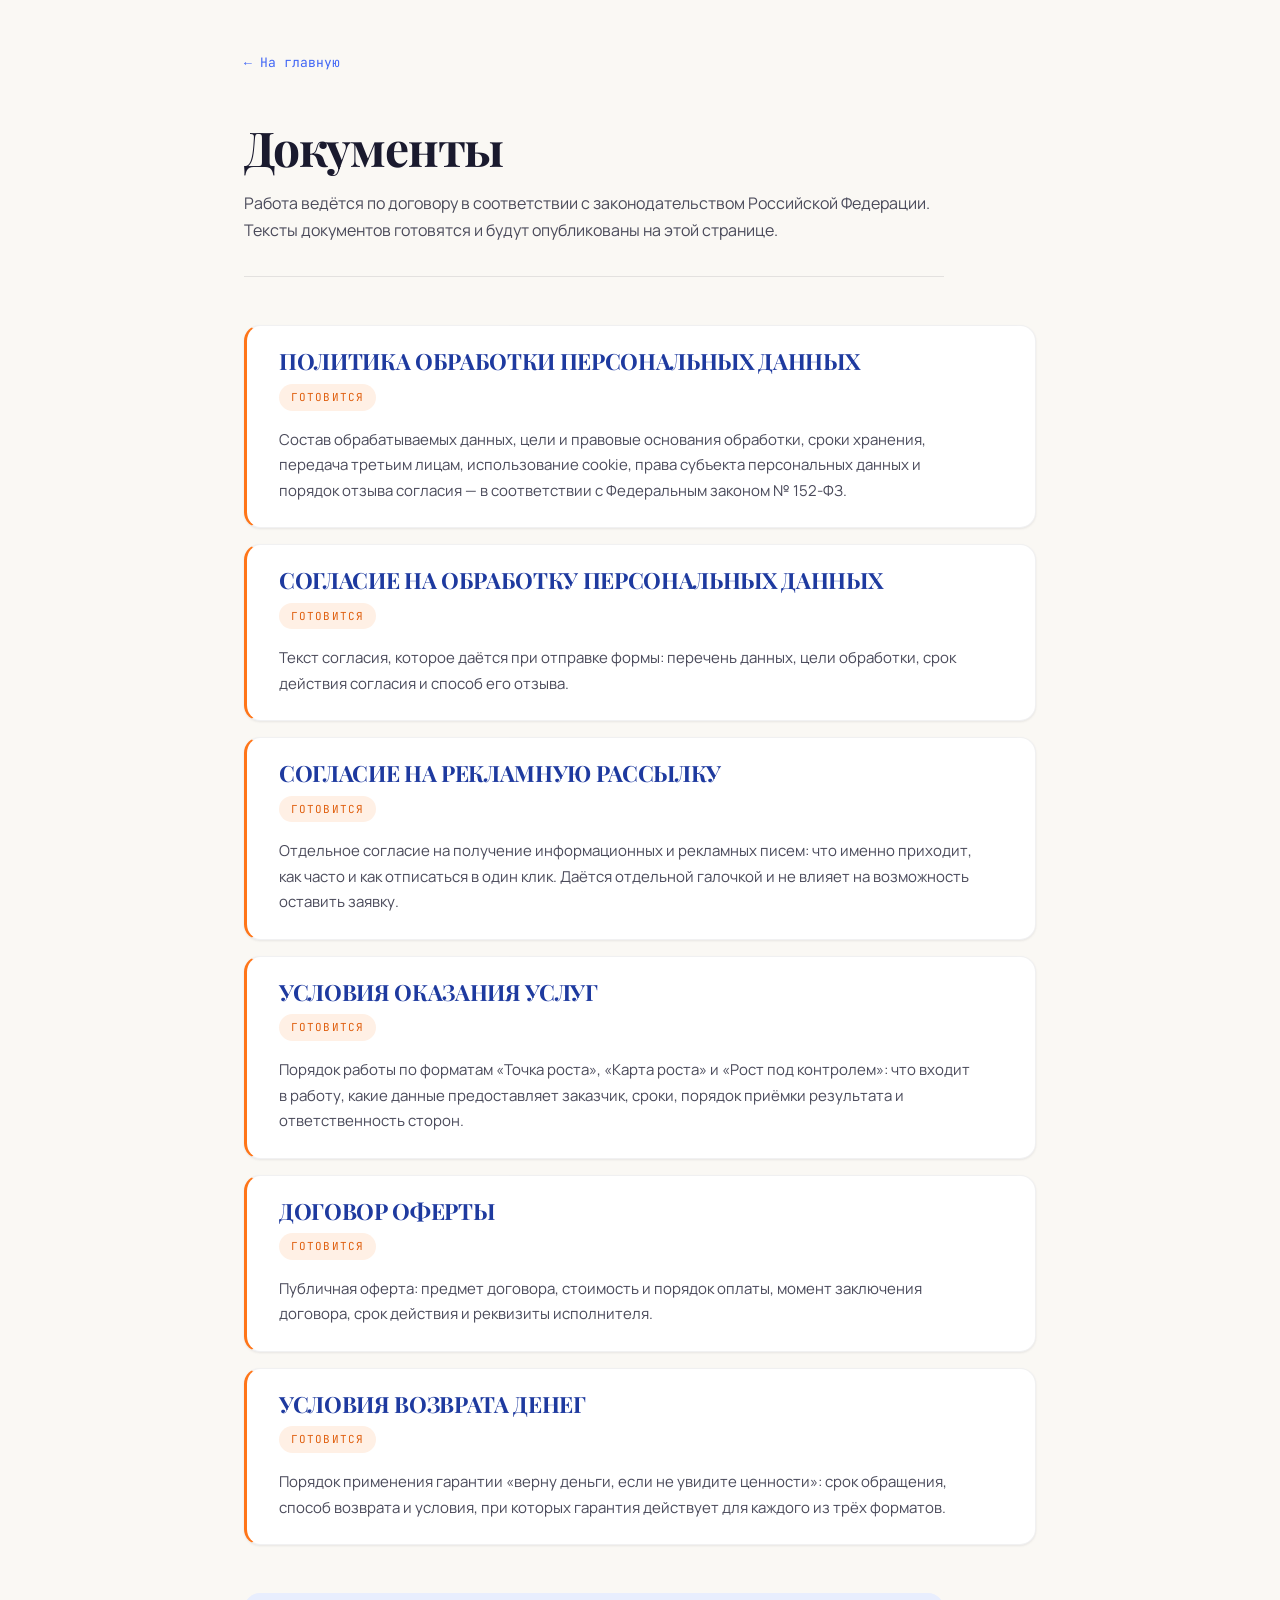
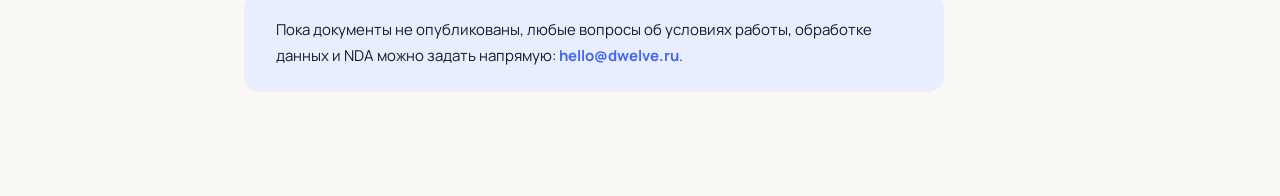
<file: documents.html>
<!DOCTYPE html>
<html lang="ru">
<head>
  <meta charset="UTF-8">
  <meta name="viewport" content="width=device-width, initial-scale=1.0">
  <title>Документы — Dwelve</title>
  <meta name="description" content="Политика и согласие на обработку персональных данных, условия оказания услуг, договор оферты и условия возврата Dwelve.">
  <meta name="robots" content="noindex">
  <link rel="canonical" href="https://dwelve.ru/documents.html">
  <link href="fonts/fonts.css" rel="stylesheet">
  <link rel="icon" type="image/svg+xml" href="data:image/svg+xml,%3Csvg xmlns='http://www.w3.org/2000/svg' viewBox='0 0 200 200' fill='none'%3E%3Cg transform='translate(100,100)'%3E%3Ccircle cx='0' cy='-60' r='13' fill='%23234386'/%3E%3Ccircle cx='30' cy='-52' r='17' fill='%23FFC400'/%3E%3Ccircle cx='52' cy='-30' r='9' fill='%23234386'/%3E%3Ccircle cx='60' cy='0' r='8' fill='%23234386'/%3E%3Ccircle cx='52' cy='30' r='7.5' fill='%23234386'/%3E%3Ccircle cx='30' cy='52' r='7' fill='%23234386'/%3E%3Ccircle cx='0' cy='60' r='6.5' fill='%23234386'/%3E%3Ccircle cx='-30' cy='52' r='6.5' fill='%23234386'/%3E%3Ccircle cx='-52' cy='30' r='6.5' fill='%23234386'/%3E%3Ccircle cx='-60' cy='0' r='7.5' fill='%23234386'/%3E%3Ccircle cx='-52' cy='-30' r='9' fill='%23234386'/%3E%3Ccircle cx='-30' cy='-52' r='11' fill='%23234386'/%3E%3C/g%3E%3C/svg%3E">

  <link rel="stylesheet" href="theme.css">

  <style>
    .wrap { width: 100%; max-width: 840px; margin: 0 auto; padding: var(--sp-2xl) var(--sp-lg) var(--sp-4xl); }

    .back {
      display: inline-flex; align-items: center; gap: var(--sp-sm);
      margin-bottom: var(--sp-xl);
      font-family: var(--font-mono); font-size: var(--text-caption);
      color: var(--blue);
    }
    .back:hover { border-bottom: 1px solid var(--blue); }

    h1 { font-size: clamp(2rem, 1.4rem + 2.6vw, 3rem); margin: var(--sp-md) 0; }

    .intro {
      color: var(--ink-2);
      padding-bottom: var(--sp-xl);
      border-bottom: 1px solid var(--line);
      margin-bottom: var(--sp-2xl);
    }

    .doc {
      padding: var(--sp-lg) var(--sp-xl);
      margin-bottom: var(--sp-md);
      background: var(--white);
      border: 1px solid var(--line-soft);
      border-left: 3px solid var(--orange);
      border-radius: var(--radius-lg);
      box-shadow: var(--shadow-sm);
      /* Якорь не должен уезжать под шапку главной при переходе
         вида documents.html#privacy */
      scroll-margin-top: var(--sp-xl);
    }
    .doc h2 {
      font-family: var(--font-display); font-weight: 700; text-transform: uppercase;
      font-size: 1.4rem; line-height: 1.05; color: var(--blue-deep);
      margin-bottom: var(--sp-sm);
    }
    .doc p { font-size: var(--text-small); color: var(--ink-2); }

    .status {
      display: inline-block; margin-bottom: var(--sp-md);
      padding: 4px 12px; border-radius: var(--radius-pill);
      background: var(--orange-pale); color: var(--orange-dark);
      font-family: var(--font-mono); font-size: var(--text-micro);
      letter-spacing: .1em; text-transform: uppercase;
    }

    .note {
      margin-top: var(--sp-2xl);
      padding: var(--sp-lg) var(--sp-xl);
      background: var(--blue-pale);
      border-radius: var(--radius-lg);
      font-size: var(--text-small);
    }
    .note a { color: var(--blue); font-weight: 700; }
  </style>
</head>
<body>
  <div class="wrap">
    <a href="index.html" class="back">← На главную</a>

    <h1 class="display">Документы</h1>
    <p class="intro">
      Работа ведётся по договору в соответствии с законодательством Российской Федерации.
      Тексты документов готовятся и будут опубликованы на этой странице.
    </p>

    <section class="doc" id="privacy">
      <h2>Политика обработки персональных данных</h2>
      <span class="status">Готовится</span>
      <p>
        Состав обрабатываемых данных, цели и правовые основания обработки, сроки хранения,
        передача третьим лицам, использование cookie, права субъекта персональных данных
        и порядок отзыва согласия — в соответствии с Федеральным законом № 152-ФЗ.
      </p>
    </section>

    <section class="doc" id="consent">
      <h2>Согласие на обработку персональных данных</h2>
      <span class="status">Готовится</span>
      <p>
        Текст согласия, которое даётся при отправке формы: перечень данных, цели обработки,
        срок действия согласия и способ его отзыва.
      </p>
    </section>

    <section class="doc" id="marketing">
      <h2>Согласие на рекламную рассылку</h2>
      <span class="status">Готовится</span>
      <p>
        Отдельное согласие на получение информационных и рекламных писем: что именно
        приходит, как часто и как отписаться в один клик. Даётся отдельной галочкой
        и не влияет на возможность оставить заявку.
      </p>
    </section>

    <section class="doc" id="terms">
      <h2>Условия оказания услуг</h2>
      <span class="status">Готовится</span>
      <p>
        Порядок работы по форматам «Точка роста», «Карта роста» и «Рост под контролем»:
        что входит в работу, какие данные предоставляет заказчик, сроки, порядок приёмки
        результата и ответственность сторон.
      </p>
    </section>

    <section class="doc" id="offer">
      <h2>Договор оферты</h2>
      <span class="status">Готовится</span>
      <p>
        Публичная оферта: предмет договора, стоимость и порядок оплаты, момент заключения
        договора, срок действия и реквизиты исполнителя.
      </p>
    </section>

    <section class="doc" id="refund">
      <h2>Условия возврата денег</h2>
      <span class="status">Готовится</span>
      <p>
        Порядок применения гарантии «верну деньги, если не увидите ценности»: срок
        обращения, способ возврата и условия, при которых гарантия действует для каждого
        из трёх форматов.
      </p>
    </section>

    <p class="note">
      Пока документы не опубликованы, любые вопросы об условиях работы, обработке данных
      и NDA можно задать напрямую: <a href="mailto:hello@dwelve.ru">hello@dwelve.ru</a>.
    </p>
  </div>
</body>
</html>
</file>
<file: fonts/fonts.css>
/* Шрифты хранятся на самом сайте (раньше грузились с Google Fonts). Источник: Fontsource, лицензия SIL OFL. */
/* manrope-cyrillic-400-normal */
@font-face {
  font-family: 'Manrope';
  font-style: normal;
  font-display: swap;
  font-weight: 400;
  src: url(manrope-cyrillic-400-normal.woff2) format('woff2');
}/* manrope-cyrillic-ext-400-normal */
@font-face {
  font-family: 'Manrope';
  font-style: normal;
  font-display: swap;
  font-weight: 400;
  src: url(manrope-cyrillic-ext-400-normal.woff2) format('woff2');
}/* manrope-latin-400-normal */
@font-face {
  font-family: 'Manrope';
  font-style: normal;
  font-display: swap;
  font-weight: 400;
  src: url(manrope-latin-400-normal.woff2) format('woff2');
}/* manrope-latin-ext-400-normal */
@font-face {
  font-family: 'Manrope';
  font-style: normal;
  font-display: swap;
  font-weight: 400;
  src: url(manrope-latin-ext-400-normal.woff2) format('woff2');
}/* manrope-cyrillic-500-normal */
@font-face {
  font-family: 'Manrope';
  font-style: normal;
  font-display: swap;
  font-weight: 500;
  src: url(manrope-cyrillic-500-normal.woff2) format('woff2');
}/* manrope-cyrillic-ext-500-normal */
@font-face {
  font-family: 'Manrope';
  font-style: normal;
  font-display: swap;
  font-weight: 500;
  src: url(manrope-cyrillic-ext-500-normal.woff2) format('woff2');
}/* manrope-latin-500-normal */
@font-face {
  font-family: 'Manrope';
  font-style: normal;
  font-display: swap;
  font-weight: 500;
  src: url(manrope-latin-500-normal.woff2) format('woff2');
}/* manrope-latin-ext-500-normal */
@font-face {
  font-family: 'Manrope';
  font-style: normal;
  font-display: swap;
  font-weight: 500;
  src: url(manrope-latin-ext-500-normal.woff2) format('woff2');
}/* manrope-cyrillic-600-normal */
@font-face {
  font-family: 'Manrope';
  font-style: normal;
  font-display: swap;
  font-weight: 600;
  src: url(manrope-cyrillic-600-normal.woff2) format('woff2');
}/* manrope-cyrillic-ext-600-normal */
@font-face {
  font-family: 'Manrope';
  font-style: normal;
  font-display: swap;
  font-weight: 600;
  src: url(manrope-cyrillic-ext-600-normal.woff2) format('woff2');
}/* manrope-latin-600-normal */
@font-face {
  font-family: 'Manrope';
  font-style: normal;
  font-display: swap;
  font-weight: 600;
  src: url(manrope-latin-600-normal.woff2) format('woff2');
}/* manrope-latin-ext-600-normal */
@font-face {
  font-family: 'Manrope';
  font-style: normal;
  font-display: swap;
  font-weight: 600;
  src: url(manrope-latin-ext-600-normal.woff2) format('woff2');
}/* manrope-cyrillic-700-normal */
@font-face {
  font-family: 'Manrope';
  font-style: normal;
  font-display: swap;
  font-weight: 700;
  src: url(manrope-cyrillic-700-normal.woff2) format('woff2');
}/* manrope-cyrillic-ext-700-normal */
@font-face {
  font-family: 'Manrope';
  font-style: normal;
  font-display: swap;
  font-weight: 700;
  src: url(manrope-cyrillic-ext-700-normal.woff2) format('woff2');
}/* manrope-latin-700-normal */
@font-face {
  font-family: 'Manrope';
  font-style: normal;
  font-display: swap;
  font-weight: 700;
  src: url(manrope-latin-700-normal.woff2) format('woff2');
}/* manrope-latin-ext-700-normal */
@font-face {
  font-family: 'Manrope';
  font-style: normal;
  font-display: swap;
  font-weight: 700;
  src: url(manrope-latin-ext-700-normal.woff2) format('woff2');
}/* manrope-cyrillic-800-normal */
@font-face {
  font-family: 'Manrope';
  font-style: normal;
  font-display: swap;
  font-weight: 800;
  src: url(manrope-cyrillic-800-normal.woff2) format('woff2');
}/* manrope-cyrillic-ext-800-normal */
@font-face {
  font-family: 'Manrope';
  font-style: normal;
  font-display: swap;
  font-weight: 800;
  src: url(manrope-cyrillic-ext-800-normal.woff2) format('woff2');
}/* manrope-latin-800-normal */
@font-face {
  font-family: 'Manrope';
  font-style: normal;
  font-display: swap;
  font-weight: 800;
  src: url(manrope-latin-800-normal.woff2) format('woff2');
}/* manrope-latin-ext-800-normal */
@font-face {
  font-family: 'Manrope';
  font-style: normal;
  font-display: swap;
  font-weight: 800;
  src: url(manrope-latin-ext-800-normal.woff2) format('woff2');
}/* bebas-neue-latin-400-normal */
@font-face {
  font-family: 'Bebas Neue';
  font-style: normal;
  font-display: swap;
  font-weight: 400;
  src: url(bebas-neue-latin-400-normal.woff2) format('woff2');
}/* bebas-neue-latin-ext-400-normal */
@font-face {
  font-family: 'Bebas Neue';
  font-style: normal;
  font-display: swap;
  font-weight: 400;
  src: url(bebas-neue-latin-ext-400-normal.woff2) format('woff2');
}/* playfair-display-cyrillic-400-normal */
@font-face {
  font-family: 'Playfair Display';
  font-style: normal;
  font-display: swap;
  font-weight: 400;
  src: url(playfair-display-cyrillic-400-normal.woff2) format('woff2');
}/* playfair-display-latin-400-normal */
@font-face {
  font-family: 'Playfair Display';
  font-style: normal;
  font-display: swap;
  font-weight: 400;
  src: url(playfair-display-latin-400-normal.woff2) format('woff2');
}/* playfair-display-latin-ext-400-normal */
@font-face {
  font-family: 'Playfair Display';
  font-style: normal;
  font-display: swap;
  font-weight: 400;
  src: url(playfair-display-latin-ext-400-normal.woff2) format('woff2');
}/* playfair-display-cyrillic-600-normal */
@font-face {
  font-family: 'Playfair Display';
  font-style: normal;
  font-display: swap;
  font-weight: 600;
  src: url(playfair-display-cyrillic-600-normal.woff2) format('woff2');
}/* playfair-display-latin-600-normal */
@font-face {
  font-family: 'Playfair Display';
  font-style: normal;
  font-display: swap;
  font-weight: 600;
  src: url(playfair-display-latin-600-normal.woff2) format('woff2');
}/* playfair-display-latin-ext-600-normal */
@font-face {
  font-family: 'Playfair Display';
  font-style: normal;
  font-display: swap;
  font-weight: 600;
  src: url(playfair-display-latin-ext-600-normal.woff2) format('woff2');
}/* playfair-display-cyrillic-700-normal */
@font-face {
  font-family: 'Playfair Display';
  font-style: normal;
  font-display: swap;
  font-weight: 700;
  src: url(playfair-display-cyrillic-700-normal.woff2) format('woff2');
}/* playfair-display-latin-700-normal */
@font-face {
  font-family: 'Playfair Display';
  font-style: normal;
  font-display: swap;
  font-weight: 700;
  src: url(playfair-display-latin-700-normal.woff2) format('woff2');
}/* playfair-display-latin-ext-700-normal */
@font-face {
  font-family: 'Playfair Display';
  font-style: normal;
  font-display: swap;
  font-weight: 700;
  src: url(playfair-display-latin-ext-700-normal.woff2) format('woff2');
}/* playfair-display-cyrillic-400-italic */
@font-face {
  font-family: 'Playfair Display';
  font-style: italic;
  font-display: swap;
  font-weight: 400;
  src: url(playfair-display-cyrillic-400-italic.woff2) format('woff2');
}/* playfair-display-latin-400-italic */
@font-face {
  font-family: 'Playfair Display';
  font-style: italic;
  font-display: swap;
  font-weight: 400;
  src: url(playfair-display-latin-400-italic.woff2) format('woff2');
}/* playfair-display-latin-ext-400-italic */
@font-face {
  font-family: 'Playfair Display';
  font-style: italic;
  font-display: swap;
  font-weight: 400;
  src: url(playfair-display-latin-ext-400-italic.woff2) format('woff2');
}/* playfair-display-cyrillic-600-italic */
@font-face {
  font-family: 'Playfair Display';
  font-style: italic;
  font-display: swap;
  font-weight: 600;
  src: url(playfair-display-cyrillic-600-italic.woff2) format('woff2');
}/* playfair-display-latin-600-italic */
@font-face {
  font-family: 'Playfair Display';
  font-style: italic;
  font-display: swap;
  font-weight: 600;
  src: url(playfair-display-latin-600-italic.woff2) format('woff2');
}/* playfair-display-latin-ext-600-italic */
@font-face {
  font-family: 'Playfair Display';
  font-style: italic;
  font-display: swap;
  font-weight: 600;
  src: url(playfair-display-latin-ext-600-italic.woff2) format('woff2');
}/* jetbrains-mono-cyrillic-400-normal */
@font-face {
  font-family: 'JetBrains Mono';
  font-style: normal;
  font-display: swap;
  font-weight: 400;
  src: url(jetbrains-mono-cyrillic-400-normal.woff2) format('woff2');
}/* jetbrains-mono-cyrillic-ext-400-normal */
@font-face {
  font-family: 'JetBrains Mono';
  font-style: normal;
  font-display: swap;
  font-weight: 400;
  src: url(jetbrains-mono-cyrillic-ext-400-normal.woff2) format('woff2');
}/* jetbrains-mono-latin-400-normal */
@font-face {
  font-family: 'JetBrains Mono';
  font-style: normal;
  font-display: swap;
  font-weight: 400;
  src: url(jetbrains-mono-latin-400-normal.woff2) format('woff2');
}/* jetbrains-mono-latin-ext-400-normal */
@font-face {
  font-family: 'JetBrains Mono';
  font-style: normal;
  font-display: swap;
  font-weight: 400;
  src: url(jetbrains-mono-latin-ext-400-normal.woff2) format('woff2');
}/* jetbrains-mono-cyrillic-500-normal */
@font-face {
  font-family: 'JetBrains Mono';
  font-style: normal;
  font-display: swap;
  font-weight: 500;
  src: url(jetbrains-mono-cyrillic-500-normal.woff2) format('woff2');
}/* jetbrains-mono-cyrillic-ext-500-normal */
@font-face {
  font-family: 'JetBrains Mono';
  font-style: normal;
  font-display: swap;
  font-weight: 500;
  src: url(jetbrains-mono-cyrillic-ext-500-normal.woff2) format('woff2');
}/* jetbrains-mono-latin-500-normal */
@font-face {
  font-family: 'JetBrains Mono';
  font-style: normal;
  font-display: swap;
  font-weight: 500;
  src: url(jetbrains-mono-latin-500-normal.woff2) format('woff2');
}/* jetbrains-mono-latin-ext-500-normal */
@font-face {
  font-family: 'JetBrains Mono';
  font-style: normal;
  font-display: swap;
  font-weight: 500;
  src: url(jetbrains-mono-latin-ext-500-normal.woff2) format('woff2');
}
</file>
<file: theme.css>
/* =============================================================================
   DWELVE RU — тема
   -----------------------------------------------------------------------------
   Палитра из брендбука v2.0: синий #4166F5, оранжевый #FF7518, чернила #1A1A2E.

   ПРАВИЛО ЦВЕТА ДЕЙСТВИЯ
     синий  = действие. Все кнопки, ведущие к цели, синие.
     белый  = то же действие на тёмной подложке.
     оранжевый НИКОГДА не кнопка — только типографический акцент.
   На dwelve.ca оранжевый по очереди значит «демо», «подписка» и «купить»,
   поэтому цвет там ничего не сообщает. Здесь он сообщает.

   ТИПОГРАФИКА — как на англоязычной версии
     Playfair Display — заголовки, обычным регистром, не заглавными.
                        Кириллицу поддерживает; строчные буквы дают тот же
                        спокойный редакционный тон, что и на dwelve.ca.
     Manrope          — весь текст. Ближайший к DM Sans гротеск с кириллицей:
                        та же низкоконтрастная геометрия и открытые апертуры.
     JetBrains Mono   — эйбровы, номера секций, цифры в таблицах.

   ПЕРЕХОДЫ МЕЖДУ СЕКЦИЯМИ — волна
     Каждая секция залита сплошным цветом и режет верхний край волной: над
     секцией лежит псевдоэлемент её же цвета, обрезанный SVG-маской. Граница
     видна, но она не линейка — соседние блоки перетекают друг в друга.

     Оттенки взяты почти на пределе различимости (2–3% от подложки), поэтому
     страница читается единым документом, а не набором плашек: разделяет
     форма края, а не сила цвета. Волны чередуются двумя формами — один
     и тот же изгиб двенадцать раз подряд выглядел бы штампом.

     Цвет волны берётся через background-color: inherit, поэтому добавить
     новый оттенок секции можно одной строкой, не трогая маску.
   ============================================================================= */

*, *::before, *::after { box-sizing: border-box; margin: 0; padding: 0; }

html {
  scroll-behavior: smooth;
  -webkit-text-size-adjust: 100%;
}

body {
  font-family: var(--font-body);
  font-size: var(--text-body);
  line-height: var(--leading-body);
  color: var(--ink);
  background: var(--cream);
  -webkit-font-smoothing: antialiased;
  -moz-osx-font-smoothing: grayscale;
}

img, svg { display: block; max-width: 100%; }
a { color: inherit; text-decoration: none; }
button { font: inherit; cursor: pointer; border: none; background: none; color: inherit; }
ul, ol { list-style: none; }

:root {
  /* --- Чернила и текст --- */
  --ink: #1A1A2E;
  --ink-2: #4A4A5A;
  --ink-3: #8A8A9A;

  /* --- Действие --- */
  --blue: #4166F5;
  --blue-hover: #6B8AF7;
  --blue-dark: #2F4FD4;
  --blue-deep: #1E3A9F;
  --blue-pale: #E8EEFE;

  /* --- Акцент (не кнопка) --- */
  --orange: #FF7518;
  --orange-dark: #E06010;
  --orange-pale: #FFF0E5;
  --marker: rgba(255, 117, 24, 0.28);

  /* --- Подложки --- */
  --cream: #FAF8F4;
  --cream-2: #F3F0E9;
  --white: #FFFFFF;

  /* --- Логотип. Общий с англоязычной версией и живёт по своим правилам:
         это единственное место, где на странице появляются индиго и медовый.
         Менять их можно только вместе с англоязычной версией. --- */
  --indigo: #234386;
  --honey: #FFC400;

  /* --- Служебные --- */
  --teal: #0EA5A5;
  --teal-pale: #E6F7F7;
  --coral: #D94A4A;
  --line: rgba(26, 26, 46, 0.10);
  --line-soft: rgba(26, 26, 46, 0.06);
  --line-light: rgba(255, 255, 255, 0.18);

  /* --- Шрифты. Хвост каждого стека — системный шрифт с кириллицей,
         чтобы страница не рассыпалась, если Google Fonts не ответит. --- */
  --font-display: 'Playfair Display', 'Times New Roman', Georgia, serif;
  --font-body: 'Manrope', system-ui, -apple-system, 'Segoe UI', Roboto, Arial, sans-serif;
  --font-mono: 'JetBrains Mono', 'Cascadia Mono', Consolas, monospace;
  /* Только для логотипа. Кириллицы в Bebas Neue нет, но слово одно —
     DWELVE, — так что ограничение здесь ни на что не влияет. */
  --font-logo: 'Bebas Neue', 'Oswald', 'Arial Narrow', sans-serif;

  /* --- Кегли --- */
  --text-hero: clamp(2.25rem, 1.5rem + 3.1vw, 4rem);
  --text-h2: clamp(1.75rem, 1.35rem + 1.7vw, 2.75rem);
  --text-h3: clamp(1.1875rem, 1.1rem + 0.4vw, 1.375rem);
  --text-lead: clamp(1.0625rem, 1rem + 0.3vw, 1.1875rem);
  --text-body: 1rem;
  --text-small: 0.9375rem;
  --text-caption: 0.8125rem;
  --text-micro: 0.6875rem;

  --leading-body: 1.7;

  /* --- Отступы, шаг 8 --- */
  --sp-xs: 4px;  --sp-sm: 8px;  --sp-md: 16px; --sp-lg: 24px;
  --sp-xl: 32px; --sp-2xl: 48px; --sp-3xl: 72px; --sp-4xl: 104px;

  --radius-sm: 6px;
  --radius-md: 10px;
  --radius-lg: 16px;
  --radius-xl: 24px;
  --radius-pill: 999px;

  --shadow-sm: 0 1px 3px rgba(26,26,46,.05), 0 1px 2px rgba(26,26,46,.03);
  --shadow-md: 0 6px 20px rgba(26,26,46,.07);
  --shadow-lg: 0 14px 40px rgba(26,26,46,.10);
  --shadow-xl: 0 24px 64px rgba(26,26,46,.14);

  --max-width: 1200px;
  --max-text: 700px;

  --ease: cubic-bezier(0.16, 1, 0.3, 1);
  --ease-io: cubic-bezier(0.65, 0, 0.35, 1);
  --dur-fast: 150ms;
  --dur: 260ms;
  --dur-slow: 620ms;
}

/* =============================================================================
   ТИПОГРАФИКА
   ============================================================================= */
h1, h2, h3 {
  font-family: var(--font-display);
  font-weight: 700;
  line-height: 1.15;
  /* Кириллица в Playfair сидит плотнее латиницы: на крупном кегле без
     отрицательного трекинга буквы выглядят разреженными. */
  letter-spacing: -0.015em;
  text-wrap: balance;
}

h1 { font-size: var(--text-hero); line-height: 1.08; letter-spacing: -0.025em; }
h2 { font-size: var(--text-h2); }
h3 { font-size: var(--text-h3); line-height: 1.25; }

/* H4 — гротеск: на этом кегле антиква мельчит и хуже читается в кириллице. */
h4 {
  font-family: var(--font-body);
  font-size: 1.0625rem;
  font-weight: 800;
  line-height: 1.35;
}

p { max-width: var(--max-text); }

.eyebrow {
  font-family: var(--font-mono);
  font-size: var(--text-micro);
  font-weight: 500;
  letter-spacing: 0.18em;
  text-transform: uppercase;
  color: var(--ink-3);
}
.eyebrow b { color: var(--orange); font-weight: 500; }

/* Курсивная серифная строка — голос, а не заголовок */
.accent-line {
  font-family: var(--font-display);
  font-style: italic;
  font-weight: 400;
  color: var(--orange-dark);
  line-height: 1.35;
  letter-spacing: 0;
}

/* Оранжевый маркер под словом. Размер и положение в em, а не в процентах
   строки: процент считается от line-height, и полоса уехала бы под базовую
   линию, стоит поменять межстрочное. */
.marker {
  background-image: linear-gradient(var(--marker), var(--marker));
  background-repeat: no-repeat;
  background-size: 100% 0.22em;
  background-position: 0 0.69em;
  padding: 0 0.04em;
  -webkit-box-decoration-break: clone;
  box-decoration-break: clone;
}

.num {
  font-family: var(--font-mono);
  font-variant-numeric: tabular-nums;
  font-feature-settings: 'tnum' 1;
}

/* =============================================================================
   СЕКЦИИ И ВОЛНОВЫЕ РАЗДЕЛИТЕЛИ
   ============================================================================= */

/* z-index: 0 делает каждую секцию собственным контекстом наложения. Без него
   .container соседней секции (z-index: 2) всплыл бы поверх волны следующей
   и разрезал её. */
.sec {
  position: relative;
  z-index: 0;
  padding: var(--sp-3xl) 0;
  background-color: var(--cream);
}

/* Оттенки заметно светлые, но не «на пределе»: если разница с подложкой
   меньше примерно 8 единиц на канал, форма волны перестаёт читаться и
   страница снова выглядит одним полотном. */
.sec--tint   { background-color: #F1EDE2; }
.sec--blue   { background-color: #E6ECFC; }
.sec--orange { background-color: #FCEADB; }

.sec--dark {
  background-color: var(--ink);
  background-image: radial-gradient(rgba(255,255,255,.045) 1px, transparent 1px);
  background-size: 24px 24px;
  color: rgba(255,255,255,.76);
}

/* --- Волна --- */
:root {
  /* Гребень занимает около 60% высоты viewBox. Мелкая амплитуда при ширине
     1440 px растягивается в почти прямую линию — волна должна успеть
     подняться и опуститься, иначе читается как перекос, а не как форма. */
  --wave-a: url("data:image/svg+xml,%3Csvg xmlns='http://www.w3.org/2000/svg' viewBox='0 0 1440 80' preserveAspectRatio='none'%3E%3Cpath d='M0 80 L0 62 C 180 62 300 10 560 14 C 820 18 1080 66 1440 52 L1440 80 Z' fill='%23000'/%3E%3C/svg%3E");
  --wave-b: url("data:image/svg+xml,%3Csvg xmlns='http://www.w3.org/2000/svg' viewBox='0 0 1440 80' preserveAspectRatio='none'%3E%3Cpath d='M0 80 L0 46 C 300 66 560 16 880 12 C 1120 9 1260 58 1440 60 L1440 80 Z' fill='%23000'/%3E%3C/svg%3E");
  --wave-h: clamp(34px, 5.2vw, 78px);
}

/* Маску поддерживают все актуальные браузеры, но без @supports старый движок
   получил бы вместо волны сплошную плашку над секцией — то есть ровно ту
   жёсткую границу, от которой уходим. Без поддержки край просто прямой. */
@supports (mask-image: linear-gradient(#000, #000)) or (-webkit-mask-image: linear-gradient(#000, #000)) {
  .sec::before {
    content: '';
    position: absolute;
    left: 0;
    bottom: 100%;
    margin-bottom: -1px;      /* перекрытие в пиксель — иначе на дробном
                                 зуме между волной и секцией видна щель */
    width: 100%;
    height: var(--wave-h);
    background-color: inherit;
    z-index: 1;
    pointer-events: none;
    -webkit-mask-image: var(--wave, var(--wave-a));
            mask-image: var(--wave, var(--wave-a));
    -webkit-mask-size: 100% 100%;
            mask-size: 100% 100%;
    -webkit-mask-repeat: no-repeat;
            mask-repeat: no-repeat;
  }

  /* Первому экрану волна не нужна: над ним ничего нет. */
  .sec:first-of-type::before { content: none; }

  .sec--wb { --wave: var(--wave-b); }
}
.sec--dark h2, .sec--dark h3, .sec--dark h4 { color: var(--white); }
.sec--dark .eyebrow, .sec--dark .eyebrow b { color: rgba(255,255,255,.5); }
.sec--dark .sec-title::after { display: none; }

/* Акцентная черта под заголовком секции — растворяется вправо,
   как на англоязычной версии, а не обрывается прямоугольником. */
.sec-title::after {
  content: '';
  display: block;
  width: 48px;
  height: 2px;
  margin-top: var(--sp-sm);
  border-radius: 2px;
  background: linear-gradient(90deg, var(--orange), transparent);
  opacity: .6;
}

/* =============================================================================
   ДОСТУПНОСТЬ
   ============================================================================= */
:focus-visible {
  outline: 2px solid var(--blue);
  outline-offset: 3px;
  border-radius: var(--radius-sm);
}
.sec--dark :focus-visible { outline-color: var(--white); }

.visually-hidden {
  position: absolute; width: 1px; height: 1px; padding: 0; margin: -1px;
  overflow: hidden; clip: rect(0 0 0 0); white-space: nowrap; border: 0;
}

.skip-link {
  position: absolute; left: 50%; top: 8px; transform: translate(-50%, -200%);
  z-index: 300; padding: 10px 18px; background: var(--blue); color: var(--white);
  border-radius: var(--radius-pill); font-weight: 700; font-size: var(--text-small);
  transition: transform var(--dur) var(--ease);
}
.skip-link:focus { transform: translate(-50%, 0); }

@media (prefers-reduced-motion: reduce) {
  html { scroll-behavior: auto; }
  *, *::before, *::after {
    animation-duration: .01ms !important;
    animation-iteration-count: 1 !important;
    transition-duration: .01ms !important;
    scroll-behavior: auto !important;
  }
}

/* =============================================================================
   СТРАНИЦА ОТЧЁТА — общий компонент
   Используется дважды: уменьшенным в первом экране и в полный размер
   в карусели «Пример результата». Масштабируется через --doc-scale,
   а не отдельными наборами кеглей.
   ============================================================================= */
.doc-page {
  --doc-scale: 1;
  width: 620px;
  padding: calc(26px * var(--doc-scale)) calc(28px * var(--doc-scale));
  background: var(--white);
  border-radius: var(--radius-md);
  box-shadow: var(--shadow-lg);
  font-size: calc(11px * var(--doc-scale));
  line-height: 1.5;
  color: var(--ink);
  overflow: hidden;
}

.doc-head {
  display: flex; align-items: baseline; justify-content: space-between;
  gap: var(--sp-md);
  padding-bottom: calc(8px * var(--doc-scale));
  border-bottom: 1px solid var(--line);
  margin-bottom: calc(14px * var(--doc-scale));
}
.doc-logo {
  font-family: var(--font-display);
  font-weight: 700;
  font-size: calc(15px * var(--doc-scale));
  letter-spacing: -0.01em;
}
.doc-logo span { color: var(--orange); }
.doc-head-right {
  font-family: var(--font-mono);
  font-size: calc(7px * var(--doc-scale));
  letter-spacing: 0.14em;
  text-transform: uppercase;
  color: var(--ink-3);
}

.doc-eyebrow {
  font-family: var(--font-mono);
  font-size: calc(7.5px * var(--doc-scale));
  letter-spacing: 0.14em;
  text-transform: uppercase;
  color: var(--orange);
  margin-bottom: calc(4px * var(--doc-scale));
}
.doc-title {
  font-family: var(--font-display);
  font-weight: 700;
  font-size: calc(21px * var(--doc-scale));
  line-height: 1.15;
  margin-bottom: calc(12px * var(--doc-scale));
}
.doc-intro { color: var(--ink-2); margin-bottom: calc(12px * var(--doc-scale)); max-width: none; }

.doc-callout {
  background: var(--blue-deep);
  color: var(--white);
  border-radius: calc(6px * var(--doc-scale));
  padding: calc(12px * var(--doc-scale)) calc(14px * var(--doc-scale));
  margin-bottom: calc(14px * var(--doc-scale));
}
.doc-callout-label {
  font-family: var(--font-mono);
  font-size: calc(7px * var(--doc-scale));
  letter-spacing: 0.14em;
  text-transform: uppercase;
  color: rgba(255,255,255,.62);
  margin-bottom: calc(5px * var(--doc-scale));
}
.doc-callout-text {
  font-family: var(--font-display);
  font-weight: 700;
  font-size: calc(13px * var(--doc-scale));
  line-height: 1.3;
  max-width: none;
}
.doc-callout-note {
  font-size: calc(9px * var(--doc-scale));
  color: rgba(255,255,255,.7);
  margin-top: calc(5px * var(--doc-scale));
  max-width: none;
}

.doc-kpis {
  display: grid;
  grid-template-columns: repeat(3, 1fr);
  gap: calc(8px * var(--doc-scale));
  margin-bottom: calc(16px * var(--doc-scale));
}
.doc-kpi {
  padding: calc(9px * var(--doc-scale)) calc(11px * var(--doc-scale));
  border-radius: calc(5px * var(--doc-scale));
  background: var(--cream-2);
}
.doc-kpi--goal { background: var(--blue-pale); }
.doc-kpi--gain { background: var(--orange-pale); }
.doc-kpi-label {
  font-family: var(--font-mono);
  font-size: calc(6.5px * var(--doc-scale));
  letter-spacing: 0.12em;
  text-transform: uppercase;
  color: var(--ink-3);
  margin-bottom: calc(4px * var(--doc-scale));
}
.doc-kpi-value {
  font-family: var(--font-display);
  font-weight: 700;
  font-size: calc(15px * var(--doc-scale));
  line-height: 1.1;
  white-space: nowrap;
}
.doc-kpi-unit { font-size: calc(8px * var(--doc-scale)); color: var(--ink-3); margin-top: 2px; }

.doc-h {
  font-family: var(--font-display);
  font-weight: 700;
  font-size: calc(12.5px * var(--doc-scale));
  margin-bottom: calc(8px * var(--doc-scale));
}

.doc-levers { display: grid; gap: calc(4px * var(--doc-scale)); margin-bottom: calc(16px * var(--doc-scale)); }
.doc-lever {
  display: flex; align-items: center; gap: calc(8px * var(--doc-scale));
  padding: calc(6px * var(--doc-scale)) calc(10px * var(--doc-scale));
  background: var(--cream);
  border-radius: calc(4px * var(--doc-scale));
}
.doc-lever-n {
  flex: none;
  width: calc(14px * var(--doc-scale)); height: calc(14px * var(--doc-scale));
  border-radius: 50%;
  background: var(--orange);
  color: var(--white);
  font-family: var(--font-mono);
  font-size: calc(7px * var(--doc-scale));
  display: grid; place-items: center;
}
.doc-lever-text { flex: 1; }
.doc-lever-sum {
  font-family: var(--font-mono);
  font-size: calc(9px * var(--doc-scale));
  font-weight: 500;
  color: var(--teal);
  white-space: nowrap;
}

.doc-table { width: 100%; border-collapse: collapse; margin-bottom: calc(14px * var(--doc-scale)); }
.doc-table th {
  background: var(--blue-deep);
  color: var(--white);
  font-size: calc(7.5px * var(--doc-scale));
  font-weight: 600;
  text-align: left;
  padding: calc(6px * var(--doc-scale)) calc(8px * var(--doc-scale));
}
.doc-table th:not(:first-child), .doc-table td:not(:first-child) { text-align: right; }
.doc-table td {
  padding: calc(6px * var(--doc-scale)) calc(8px * var(--doc-scale));
  border-bottom: 1px solid var(--line-soft);
  font-variant-numeric: tabular-nums;
}
.doc-table tr:nth-child(even) td { background: var(--cream); }
.doc-table tr.is-key td { color: var(--blue-deep); font-weight: 700; }

.doc-solution {
  background: var(--teal-pale);
  border-radius: calc(5px * var(--doc-scale));
  padding: calc(9px * var(--doc-scale)) calc(11px * var(--doc-scale));
  margin-bottom: calc(10px * var(--doc-scale));
}
.doc-solution-label {
  font-family: var(--font-mono);
  font-size: calc(6.5px * var(--doc-scale));
  letter-spacing: 0.12em;
  text-transform: uppercase;
  color: var(--teal);
  margin-bottom: calc(4px * var(--doc-scale));
}
.doc-solution p { max-width: none; color: var(--ink-2); }

.doc-action { background: var(--orange-pale); }
.doc-action .doc-solution-label { color: var(--orange-dark); }

.doc-foot {
  display: flex; justify-content: space-between; gap: var(--sp-md);
  padding-top: calc(8px * var(--doc-scale));
  border-top: 1px solid var(--line-soft);
  font-size: calc(7.5px * var(--doc-scale));
  color: var(--ink-3);
}

.doc-chart { margin-bottom: calc(12px * var(--doc-scale)); }
.doc-bars {
  display: flex; align-items: flex-end; justify-content: space-between;
  gap: calc(6px * var(--doc-scale));
  height: calc(80px * var(--doc-scale));
}
.doc-bar { flex: 1; display: flex; flex-direction: column; align-items: center; justify-content: flex-end; height: 100%; }
.doc-bar-v {
  font-family: var(--font-mono);
  font-size: calc(6.5px * var(--doc-scale));
  color: var(--ink-2);
  margin-bottom: calc(3px * var(--doc-scale));
}
.doc-bar-fill { width: 100%; border-radius: calc(2px * var(--doc-scale)) calc(2px * var(--doc-scale)) 0 0; background: var(--blue-deep); }
.doc-bar--alt .doc-bar-fill { background: var(--orange); }
.doc-bar--neg .doc-bar-fill { background: var(--coral); }
.doc-bar--total .doc-bar-fill { background: var(--teal); }
.doc-bar-l {
  font-size: calc(6px * var(--doc-scale));
  color: var(--ink-3);
  margin-top: calc(3px * var(--doc-scale));
  text-align: center;
}
</file>
